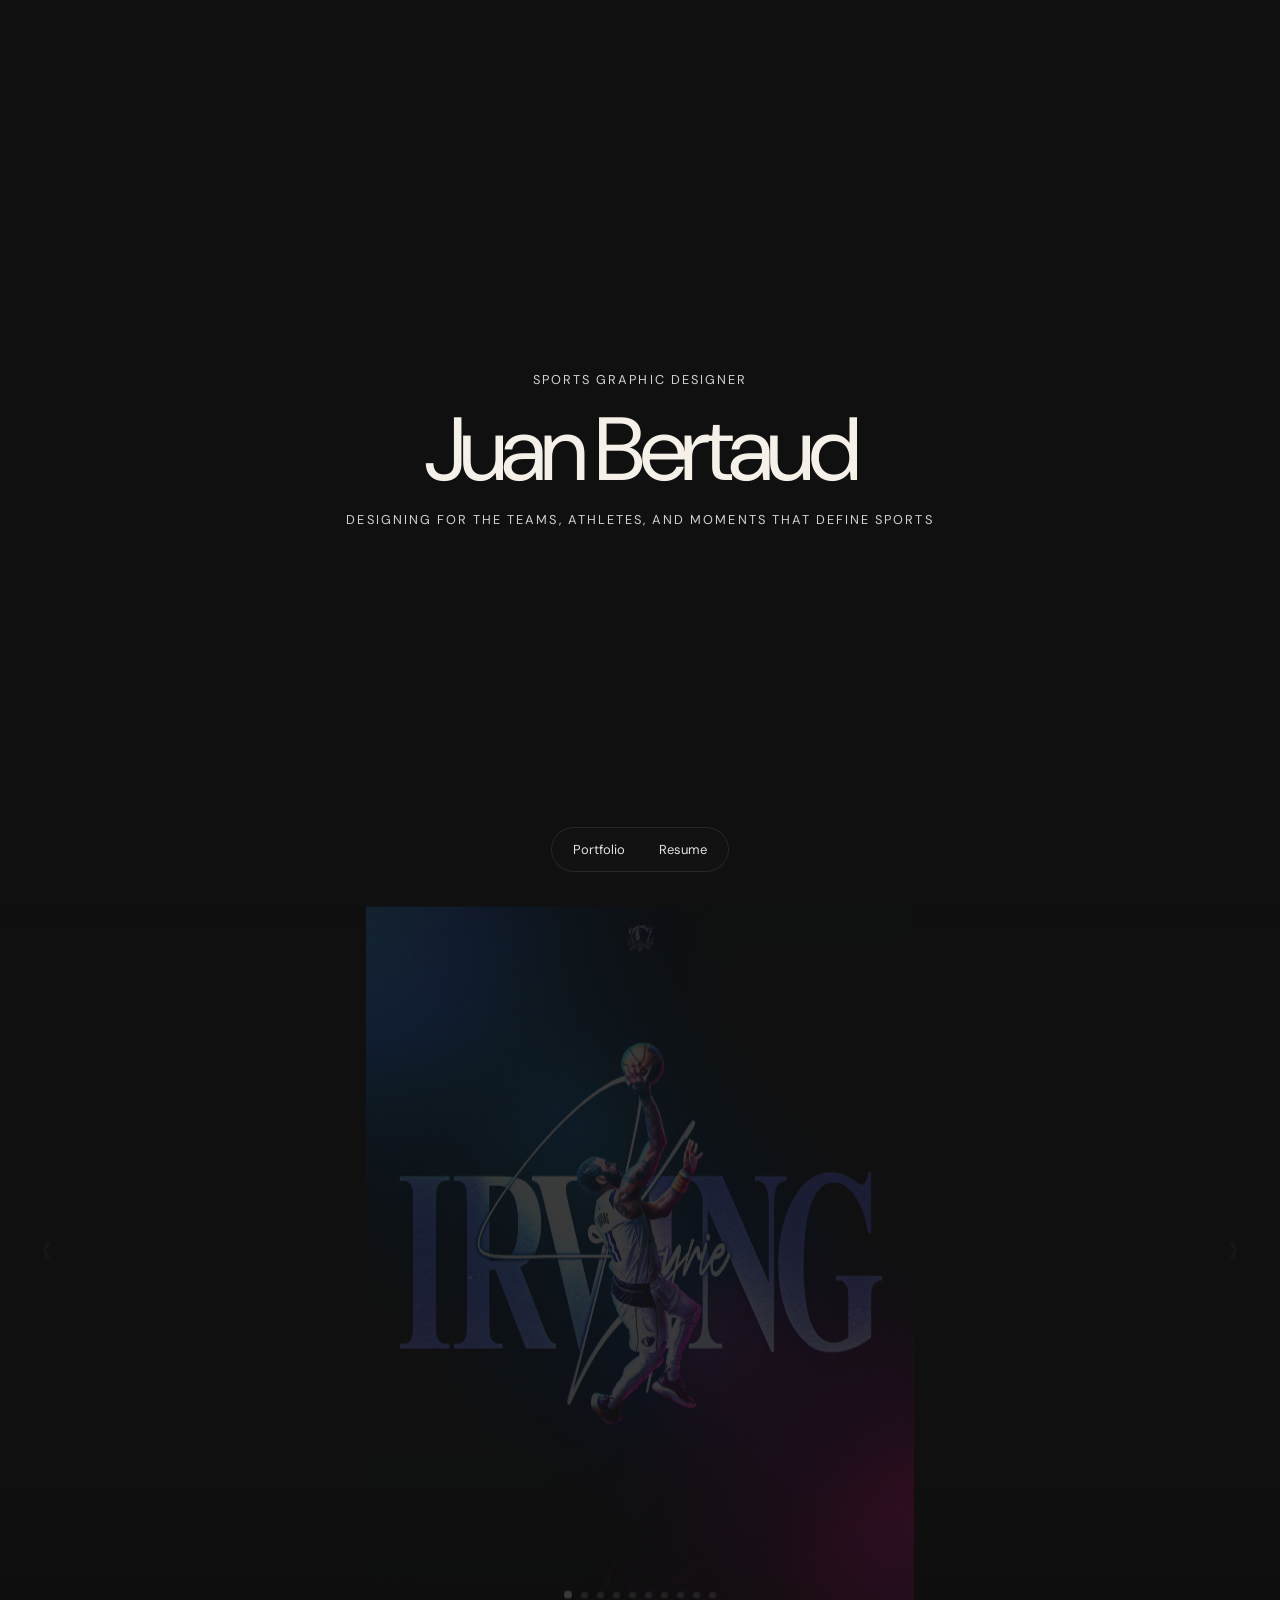
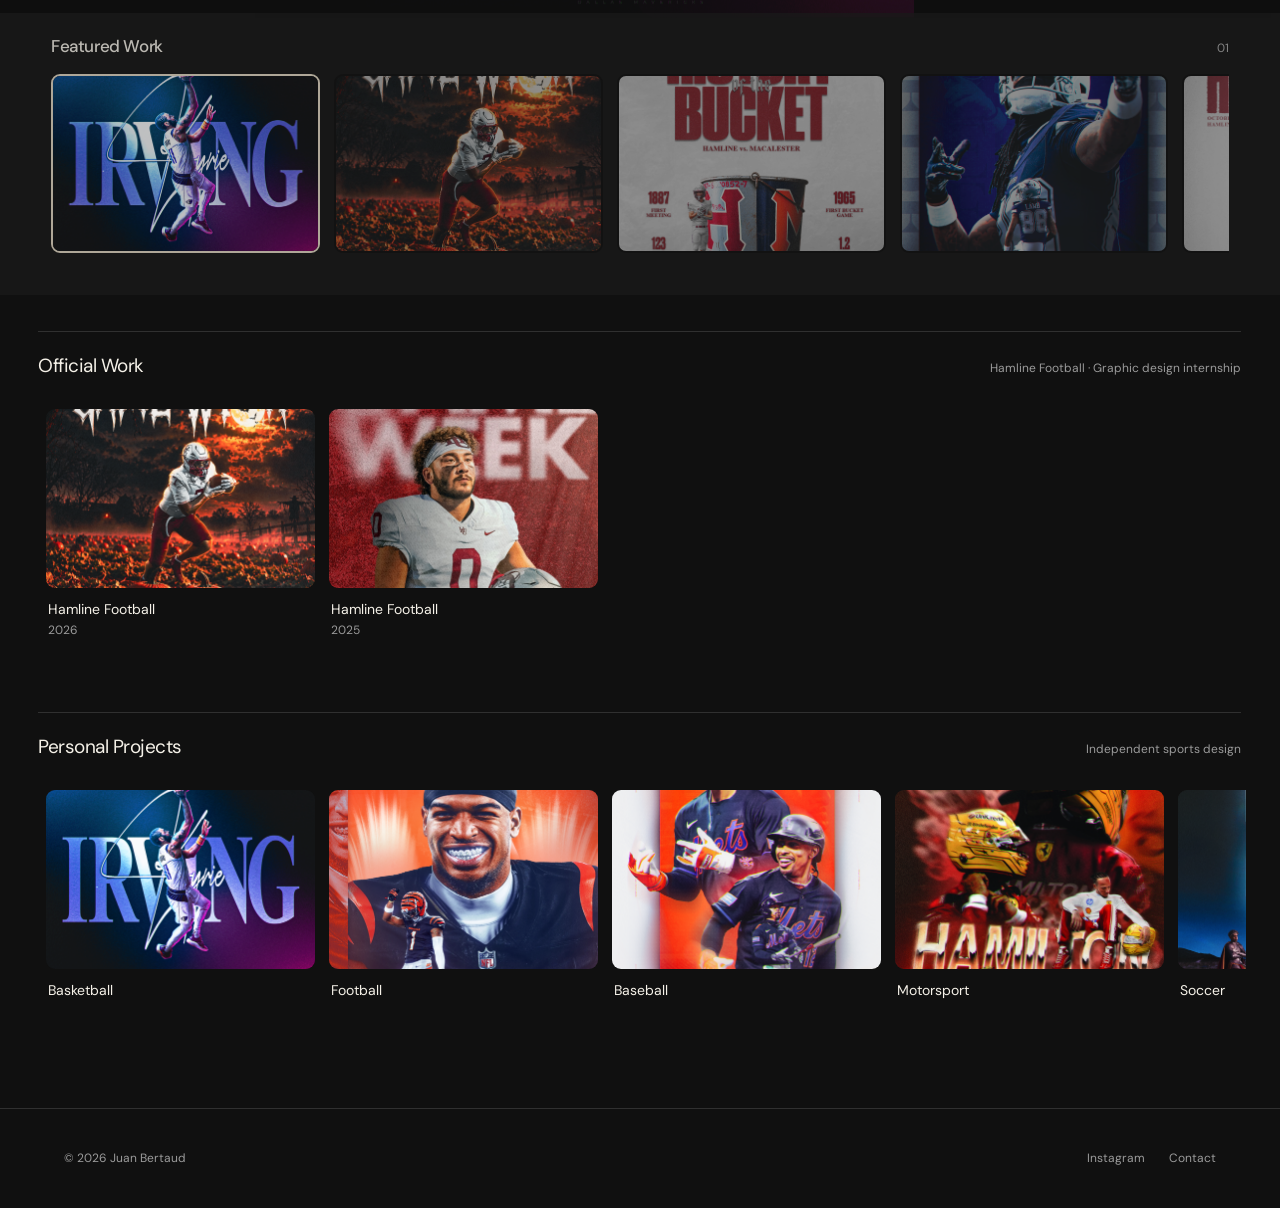
<file: index.html>
<!DOCTYPE html>
<html lang="en">
 <head>
  <meta charset="utf-8"/>
  <meta content="width=device-width,initial-scale=1" name="viewport"/>
  <meta content="#101010" name="theme-color"/>
  <link href="https://fonts.googleapis.com" rel="preconnect"/>
  <link crossorigin="" href="https://fonts.gstatic.com" rel="preconnect"/>
  <link href="https://fonts.googleapis.com/css2?family=DM+Sans:wght@300;400;500;600&amp;display=swap" rel="stylesheet"/>
  <link href="style.css" rel="stylesheet"/>
  <script defer="" src="script.js?v=641">
  </script>
  <script defer src="mobile-nav.js?v=641"></script>
  <title>Juan Bertaud | Sports Graphic Designer</title>
   <link rel="icon" type="image/svg+xml" href="favicon.svg?v=633"/>
 </head>
 <body class="portfolio-page">
  <header class="floating-header">
   <nav aria-label="Main navigation" class="nav-bubble">
    <a aria-label="Go to featured portfolio artwork" class="nav-portfolio" href="#featured-work">
     Portfolio
    </a>
    <a class="nav-about" href="about.html">
     Resume
    </a>
   </nav>
  </header>
  <main>
   <section aria-label="Introduction" class="intro-section">
    <p class="intro-kicker">
     SPORTS GRAPHIC DESIGNER
    </p>
    <h1>
     Juan Bertaud
    </h1>
    <p class="intro-copy">
     DESIGNING FOR THE TEAMS, ATHLETES, AND MOMENTS THAT DEFINE SPORTS
    </p>
   </section>
   <section aria-label="Featured sports design artwork" class="feature-section" id="featured-work">
    <div class="feature-viewport">
     <div class="feature-track">
      <div aria-hidden="false" class="feature-slide is-active" data-slide="0">
       <img alt="Final Decision LeBron" fetchpriority="high" loading="eager" src="assets/art/final-decision-lebron.jpg"/>
      </div>
      <div aria-hidden="true" class="feature-slide" data-slide="1">
       <img alt="Ja'Marr" fetchpriority="auto" loading="lazy" src="assets/art/jamarr-v6.png"/>
      </div>
      <div aria-hidden="true" class="feature-slide" data-slide="2">
       <img alt="Kyrie" fetchpriority="auto" loading="lazy" src="assets/art/kyrie-irving.png"/>
      </div>
      <div aria-hidden="true" class="feature-slide" data-slide="3">
       <img alt="CeeDee" fetchpriority="auto" loading="lazy" src="assets/art/ceedee-v6.png"/>
      </div>
      <div aria-hidden="true" class="feature-slide" data-slide="4">
       <img alt="Jordan Poster" fetchpriority="auto" loading="lazy" src="assets/art/jordan-poster.jpg"/>
      </div>
      <div aria-hidden="true" class="feature-slide" data-slide="5">
       <img alt="Halloween Gameweek 2026" fetchpriority="auto" loading="lazy" src="assets/art/halloween-gameweek-2026.png"/>
      </div>
      <div aria-hidden="true" class="feature-slide" data-slide="6">
       <img alt="Bucket History 2026" fetchpriority="auto" loading="lazy" src="assets/art/bucket-history-2026.jpg"/>
      </div>
      <div aria-hidden="true" class="feature-slide" data-slide="7">
       <img alt="Homecoming Gameweek 2026" fetchpriority="auto" loading="lazy" src="assets/art/homecoming-gameweek-2026.jpg"/>
      </div>
      <div aria-hidden="true" class="feature-slide" data-slide="8">
       <img alt="SJU Gameday 2026" fetchpriority="auto" loading="lazy" src="assets/art/sju-gameday-2026.jpg"/>
      </div>
      <div aria-hidden="true" class="feature-slide" data-slide="9">
       <img alt="Francisco Lindor" fetchpriority="auto" loading="lazy" src="assets/art/francisco-lindor.png"/>
      </div>
     </div>
     <button aria-label="Previous featured artwork" class="hero-arrow hero-prev" id="prev">
      ‹
     </button>
     <button aria-label="Next featured artwork" class="hero-arrow hero-next" id="next">
      ›
     </button>
     <div aria-label="Choose featured artwork" class="feature-dots">
      <button aria-current="true" aria-label="Show Final Decision LeBron" class="feature-dot active" data-dot="0">
      </button>
      <button aria-current="false" aria-label="Show Ja'Marr" class="feature-dot" data-dot="1">
      </button>
      <button aria-current="false" aria-label="Show Kyrie" class="feature-dot" data-dot="2">
      </button>
      <button aria-current="false" aria-label="Show CeeDee" class="feature-dot" data-dot="3">
      </button>
      <button aria-current="false" aria-label="Show Jordan Poster" class="feature-dot" data-dot="4">
      </button>
      <button aria-current="false" aria-label="Show Halloween Gameweek 2026" class="feature-dot" data-dot="5">
      </button>
      <button aria-current="false" aria-label="Show Bucket History 2026" class="feature-dot" data-dot="6">
      </button>
      <button aria-current="false" aria-label="Show Homecoming Gameweek 2026" class="feature-dot" data-dot="7">
      </button>
      <button aria-current="false" aria-label="Show SJU Gameday 2026" class="feature-dot" data-dot="8">
      </button>
      <button aria-current="false" aria-label="Show Francisco Lindor" class="feature-dot" data-dot="9">
      </button>
     </div>
    </div>
    <div class="featured-shelf">
     <div class="shelf-title">
      <h1>
       Featured Work
      </h1>
      <span id="slide-number">
       01
      </span>
     </div>
     <div class="featured-thumbnails">
      <button aria-label="View Final Decision LeBron" class="featured-thumb selected" data-feature="0">
       <img alt="" loading="lazy" src="assets/art/final-decision-lebron.jpg"/>
      </button>
      <button aria-label="View Ja'Marr" class="featured-thumb" data-feature="1">
       <img alt="" loading="lazy" src="assets/art/jamarr-v6.png"/>
      </button>
      <button aria-label="View Kyrie" class="featured-thumb" data-feature="2">
       <img alt="" loading="lazy" src="assets/art/kyrie-irving.png"/>
      </button>
      <button aria-label="View CeeDee" class="featured-thumb" data-feature="3">
       <img alt="" loading="lazy" src="assets/art/ceedee-v6.png"/>
      </button>
      <button aria-label="View Jordan Poster" class="featured-thumb" data-feature="4">
       <img alt="" loading="lazy" src="assets/art/jordan-poster.jpg"/>
      </button>
      <button aria-label="View Halloween Gameweek 2026" class="featured-thumb" data-feature="5">
       <img alt="" loading="lazy" src="assets/art/halloween-gameweek-2026.png"/>
      </button>
      <button aria-label="View Bucket History 2026" class="featured-thumb" data-feature="6">
       <img alt="" loading="lazy" src="assets/art/bucket-history-2026.jpg"/>
      </button>
      <button aria-label="View Homecoming Gameweek 2026" class="featured-thumb" data-feature="7">
       <img alt="" loading="lazy" src="assets/art/homecoming-gameweek-2026.jpg"/>
      </button>
      <button aria-label="View SJU Gameday 2026" class="featured-thumb" data-feature="8">
       <img alt="" loading="lazy" src="assets/art/sju-gameday-2026.jpg"/>
      </button>
      <button aria-label="View Francisco Lindor" class="featured-thumb" data-feature="9">
       <img alt="" loading="lazy" src="assets/art/francisco-lindor.png"/>
      </button>
     </div>
    </div>
   </section>
   <section class="collections" id="collections">
    <div class="section-line">
     <h2>
      Official Work
     </h2>
     <span class="section-detail">
      Hamline Football · Graphic design internship
     </span>
    </div>
    <div class="slider-shell">
     <button aria-label="Scroll prev through artwork" class="row-arrow row-arrow-prev" type="button">
      ‹
     </button>
     <div aria-label="Scroll horizontally through project categories" class="cards-grid horizontal-card-row" tabindex="0">
      <button aria-label="View Hamline Football 2026" class="project-card" data-open="client-2026">
       <span class="project-image">
        <img alt="" loading="lazy" src="assets/art/halloween-gameweek-2026.png"/>
       </span>
       <span class="project-info">
        <span>
         Hamline Football
         <small>
          2026
         </small>
        </span>
       </span>
      </button>
      <button aria-label="View Hamline Football 2025" class="project-card" data-open="client-2025">
       <span class="project-image">
        <img alt="" loading="lazy" src="assets/art/gustavus-gameweek-2025.jpg"/>
       </span>
       <span class="project-info">
        <span>
         Hamline Football
         <small>
          2025
         </small>
        </span>
       </span>
      </button>
     </div>
     <button aria-label="Scroll next through artwork" class="row-arrow row-arrow-next" type="button">
      ›
     </button>
    </div>
    <div class="section-line section-spaced">
     <h2>
      Personal Projects
     </h2>
     <span class="section-detail">
      Independent sports design
     </span>
    </div>
    <div class="slider-shell">
     <button aria-label="Scroll prev through artwork" class="row-arrow row-arrow-prev" type="button">
      ‹
     </button>
     <div aria-label="Scroll horizontally through project categories" class="cards-grid horizontal-card-row" tabindex="0">
      <button aria-label="View Basketball Personal projects" class="project-card" data-open="sport-basketball">
       <span class="project-image">
        <img alt="" loading="lazy" src="assets/art/kyrie-irving.png"/>
       </span>
       <span class="project-info">
        <span>
         Basketball
        </span>
       </span>
      </button>
      <button aria-label="View Football Personal projects" class="project-card" data-open="sport-football">
       <span class="project-image">
        <img alt="" loading="lazy" src="assets/art/jamarr-v6.png"/>
       </span>
       <span class="project-info">
        <span>
         Football
        </span>
       </span>
      </button>
      <button aria-label="View Baseball Personal projects" class="project-card" data-open="sport-baseball">
       <span class="project-image">
        <img alt="" loading="lazy" src="assets/art/francisco-lindor.png"/>
       </span>
       <span class="project-info">
        <span>
         Baseball
        </span>
       </span>
      </button>
      <button aria-label="View Motorsport Personal projects" class="project-card" data-open="sport-motorsport">
       <span class="project-image">
        <img alt="" loading="lazy" src="assets/art/hamilton-1-copy.jpg"/>
       </span>
       <span class="project-info">
        <span>
         Motorsport
        </span>
       </span>
      </button>
      <button aria-label="View Soccer Personal projects" class="project-card" data-open="sport-soccer">
       <span class="project-image">
        <img alt="" loading="lazy" src="assets/art/wc-final.jpg"/>
       </span>
       <span class="project-info">
        <span>
         Soccer
        </span>
       </span>
      </button>
     </div>
     <button aria-label="Scroll next through artwork" class="row-arrow row-arrow-next" type="button">
      ›
     </button>
    </div>
   </section>
   <section class="collection-view" hidden="" id="collection-view">
    <button class="back-button" id="back-to-collections">
     All Projects
    </button>
    <div class="collection-heading">
     <h2 id="collection-title">
     </h2>
     <p id="collection-subtitle">
     </p>
    </div>
    <div class="art-grid vertical-art-grid" id="art-grid">
    </div>
   </section>
  </main>
  <div aria-label="Artwork viewer" aria-modal="true" class="lightbox" hidden="" id="lightbox" role="dialog">
   <button aria-label="Close artwork" class="lightbox-close" id="lightbox-close">
    ×
   </button>
   <button aria-label="Previous artwork" class="lightbox-prev" id="lightbox-prev">
    <span class="sr-only">
     Previous artwork
    </span>
   </button>
   <img alt="Full artwork" id="lightbox-image"/>
   <button aria-label="Next artwork" class="lightbox-next" id="lightbox-next">
    <span class="sr-only">
     Next artwork
    </span>
   </button>
  </div>
  <footer class="footer">
   <span>
    © 2026 Juan Bertaud
   </span>
   <div>
    <a href="https://www.instagram.com/jb.designs___/" rel="noopener" target="_blank">
     Instagram
    </a>
    <a href="about.html">
     Contact
    </a>
   </div>
  </footer>
  <div aria-hidden="true" class="custom-cursor">
   <span>
    VIEW
   </span>
  </div>
 </body>
</html>
</file>
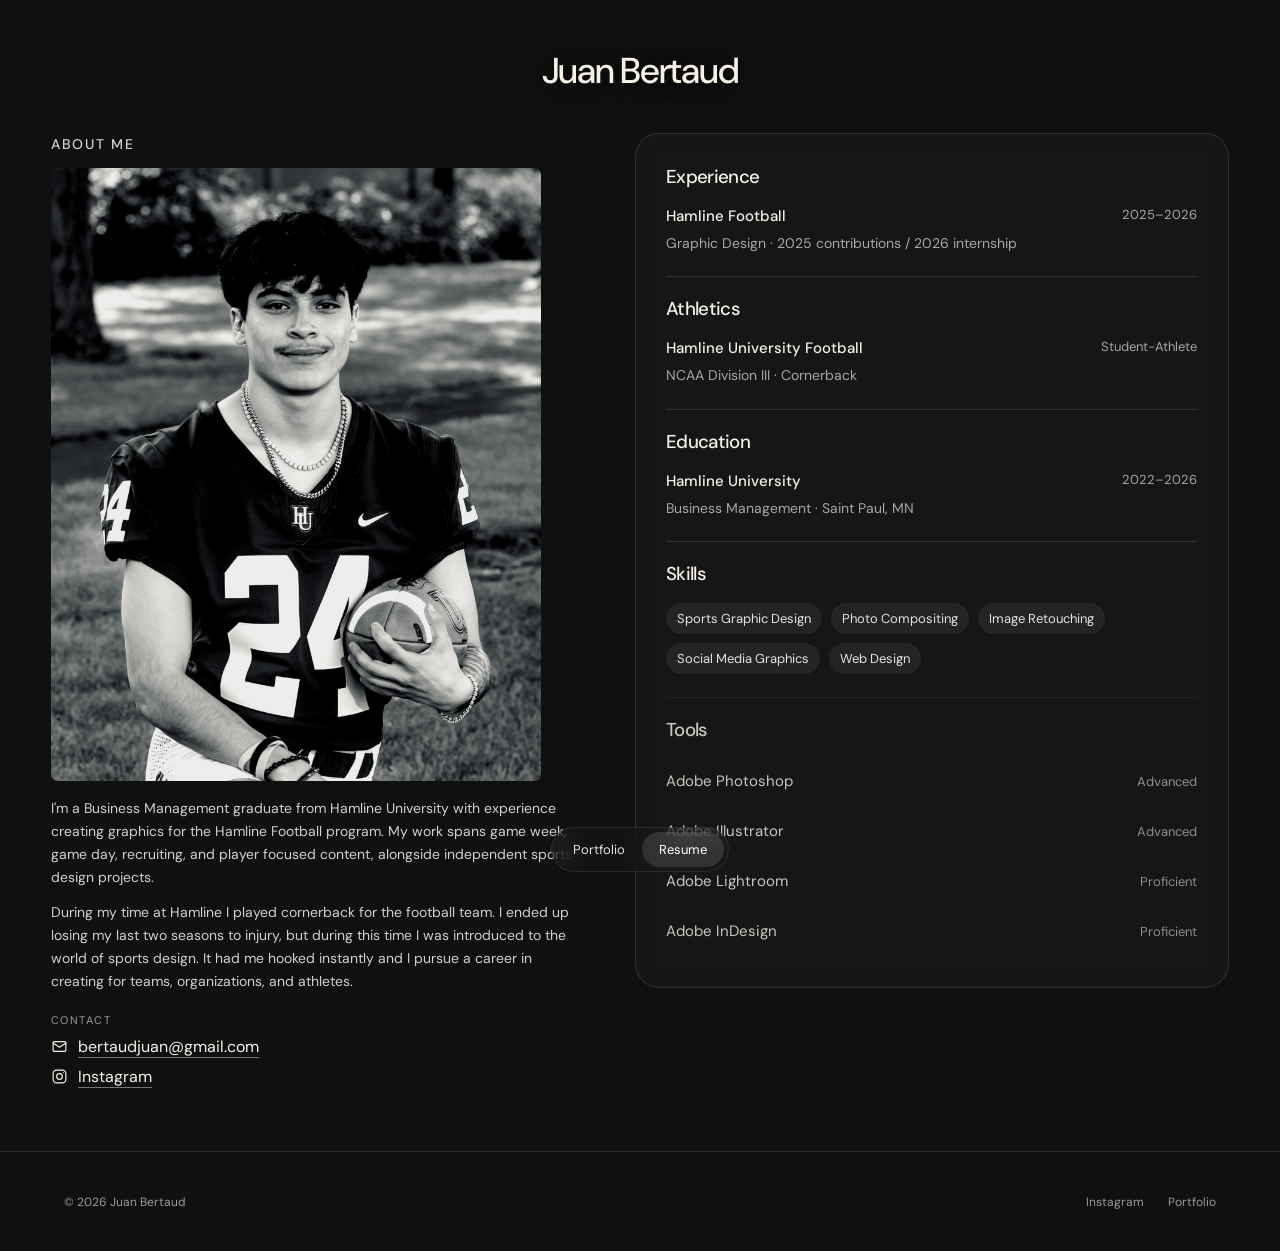
<file: about.html>
<!DOCTYPE html>
<html lang="en">
 <head>
  <meta charset="utf-8"/>
  <meta content="width=device-width,initial-scale=1" name="viewport"/>
  <meta content="#101010" name="theme-color"/>
  <link href="https://fonts.googleapis.com" rel="preconnect"/>
  <link crossorigin="" href="https://fonts.gstatic.com" rel="preconnect"/>
  <link href="https://fonts.googleapis.com/css2?family=DM+Sans:wght@300;400;500;600&amp;display=swap" rel="stylesheet"/>
  <link href="style.css" rel="stylesheet"/>
  <script defer="" src="script.js">
  </script>
  <script defer src="mobile-nav.js?v=641"></script>
  <title>Resume | Juan Bertaud</title>
   <link rel="icon" type="image/svg+xml" href="favicon.svg?v=633"/>
 </head>
 <body class="about-page">
  <header class="floating-header">
   <a class="floating-brand" href="index.html">
    Juan Bertaud
   </a>
   <nav aria-label="Main navigation" class="nav-bubble">
    <a class="nav-portfolio" href="index.html">
     Portfolio
    </a>
    <a class="nav-about" href="about.html">
     Resume
    </a>
   </nav>
  </header>
  <main class="about-layout about-editorial">
   <div class="about-editorial-grid">
    <div class="about-story">
     <p class="micro-heading about-me-label">
      ABOUT ME
     </p>
     <figure class="resume-portrait">
      <img alt="Juan Bertaud in his Hamline University football uniform" decoding="async" loading="eager" src="assets/portrait-juan-bertaud.jpg"/>
     </figure>
     <p>
      I'm a Business Management graduate from Hamline University with experience creating graphics for the Hamline Football program. My work spans game week, game day, recruiting, and player focused content, alongside independent sports design projects.
     </p>
     <p>
      During my time at Hamline I played cornerback for the football team. I ended up losing my last two seasons to injury, but during this time I was introduced to the world of sports design. It had me hooked instantly and I pursue a career in creating for teams, organizations, and athletes.
     </p>
     <div class="about-connect">
      <span class="micro-heading">
       CONTACT
      </span>
      <a class="contact-link" href="mailto:bertaudjuan@gmail.com">
       <svg aria-hidden="true" viewbox="0 0 24 24">
        <rect height="14" rx="2" width="18" x="3" y="5">
        </rect>
        <path d="m3 7 9 6 9-6">
        </path>
       </svg>
       <span>
        bertaudjuan@gmail.com
       </span>
      </a>
      <a class="contact-link" href="https://www.instagram.com/jb.designs___/" rel="noopener" target="_blank">
       <svg aria-hidden="true" viewbox="0 0 24 24">
        <rect height="18" rx="5" width="18" x="3" y="3">
        </rect>
        <circle cx="12" cy="12" r="4">
        </circle>
        <circle cx="17.5" cy="6.5" fill="currentColor" r=".8" stroke="none">
        </circle>
       </svg>
       <span>
        Instagram
       </span>
      </a>
     </div>
    </div>
    <div class="about-resume">
     <section class="resume-block">
      <h2>
       Experience
      </h2>
      <div class="resume-entry">
       <div>
        <h3>
         Hamline Football
        </h3>
        <p>
         Graphic Design · 2025 contributions / 2026 internship
        </p>
       </div>
       <span>
        2025–2026
       </span>
      </div>
     </section>
     <section class="resume-block athletic-block">
      <h2>
       Athletics
      </h2>
      <div class="resume-entry athlete-resume-entry">
       <div>
        <h3>
         Hamline University Football
        </h3>
        <p>
         NCAA Division III · Cornerback
        </p>
       </div>
       <span>
        Student-Athlete
       </span>
      </div>
     </section>
     <section class="resume-block">
      <h2>
       Education
      </h2>
      <div class="resume-entry">
       <div>
        <h3>
         Hamline University
        </h3>
        <p>
         Business Management · Saint Paul, MN
        </p>
       </div>
       <span>
        2022–2026
       </span>
      </div>
     </section>
     <section class="resume-block">
      <h2>
       Skills
      </h2>
      <div class="skill-tags">
       <span>
        Sports Graphic Design
       </span>
       <span>
        Photo Compositing
       </span>
       <span>
        Image Retouching
       </span>
       <span>
        Social Media Graphics
       </span>
       <span>
        Web Design
       </span>
      </div>
     </section>
     <section class="resume-block tools-block">
      <h2>
       Tools
      </h2>
      <div class="resume-entry tool-entry">
       <div>
        <h3>
         Adobe Photoshop
        </h3>
       </div>
       <span>
        Advanced
       </span>
      </div>
      <div class="resume-entry tool-entry">
       <div>
        <h3>
         Adobe Illustrator
        </h3>
       </div>
       <span>
        Advanced
       </span>
      </div>
      <div class="resume-entry tool-entry">
       <div>
        <h3>
         Adobe Lightroom
        </h3>
       </div>
       <span>
        Proficient
       </span>
      </div>
      <div class="resume-entry tool-entry">
       <div>
        <h3>
         Adobe InDesign
        </h3>
       </div>
       <span>
        Proficient
       </span>
      </div>
     </section>
    </div>
   </div>
  </main>
  <footer class="footer">
   <span>
    © 2026 Juan Bertaud
   </span>
   <div>
    <a href="https://www.instagram.com/jb.designs___/" rel="noopener" target="_blank">
     Instagram
    </a>
    <a href="index.html#featured-work">
     Portfolio
    </a>
   </div>
  </footer>
  <div aria-hidden="true" class="custom-cursor">
   <span>
   </span>
  </div>
 </body>
</html>
</file>
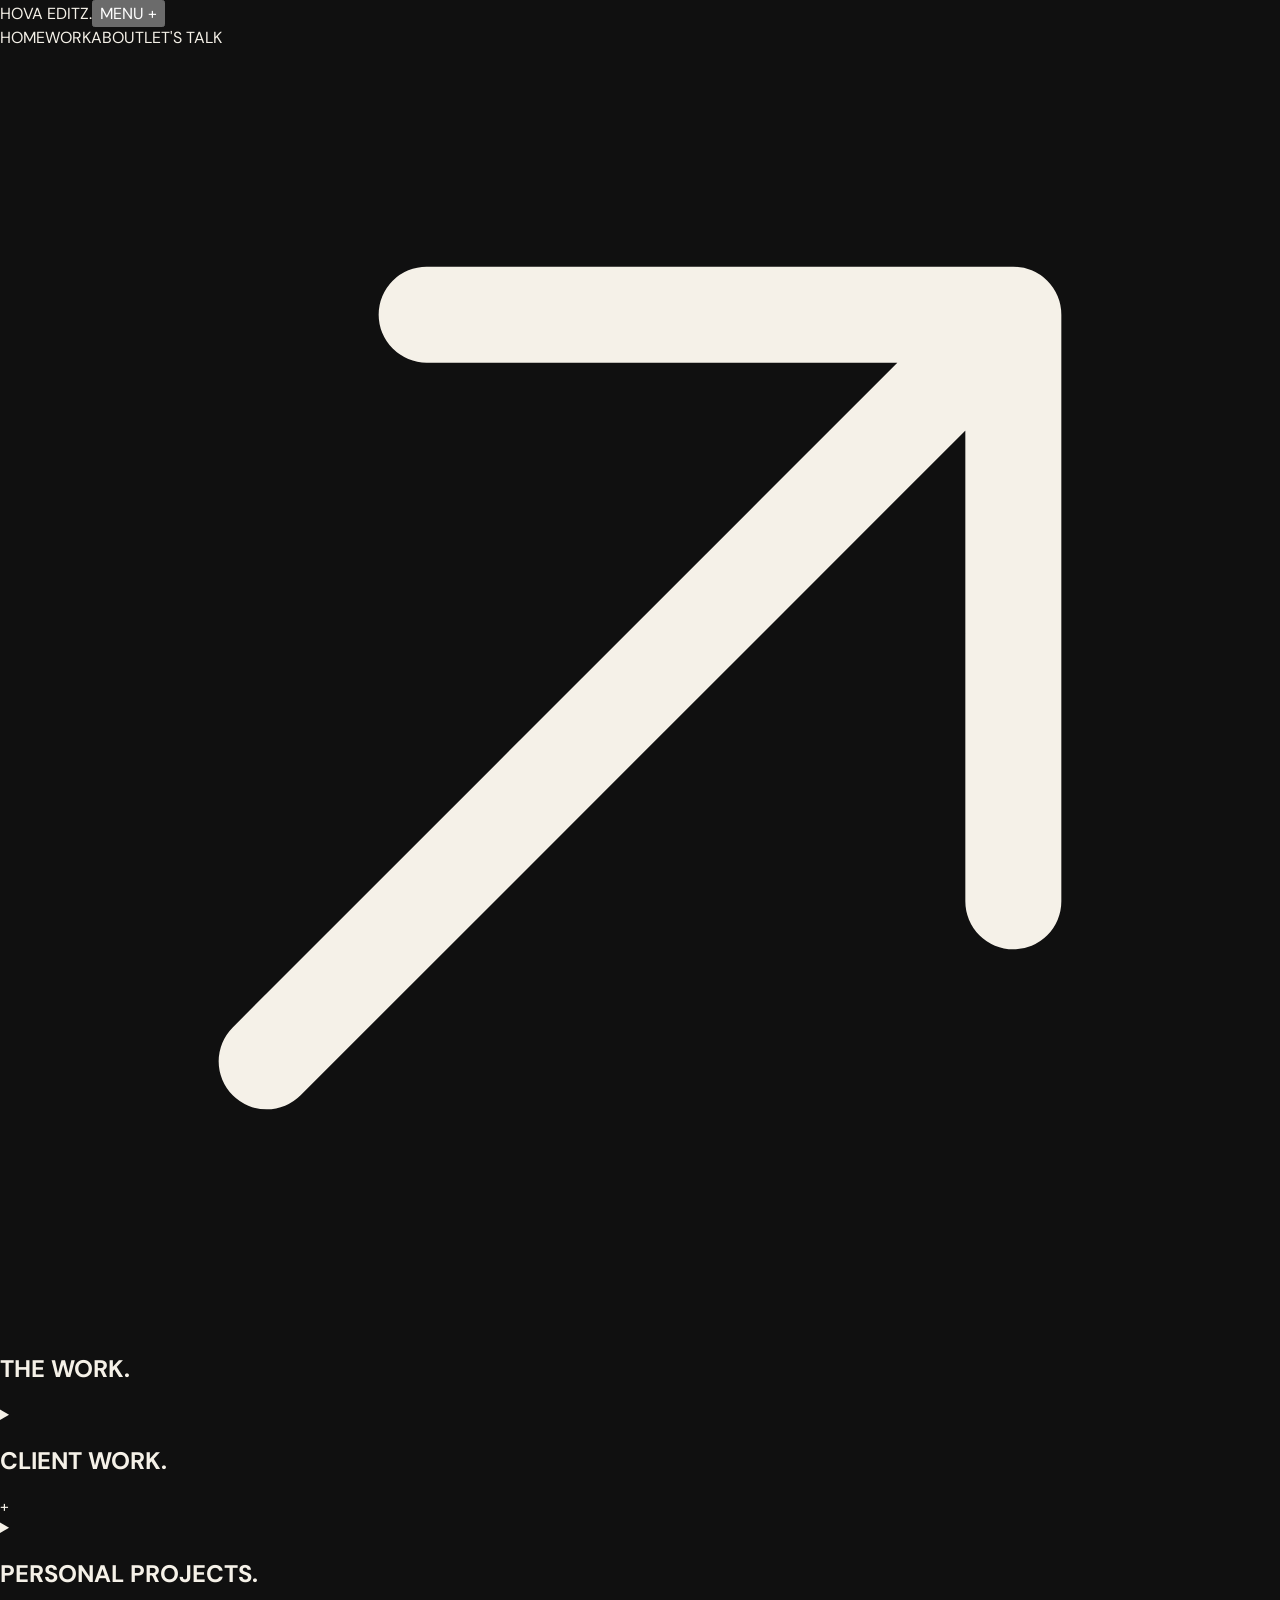
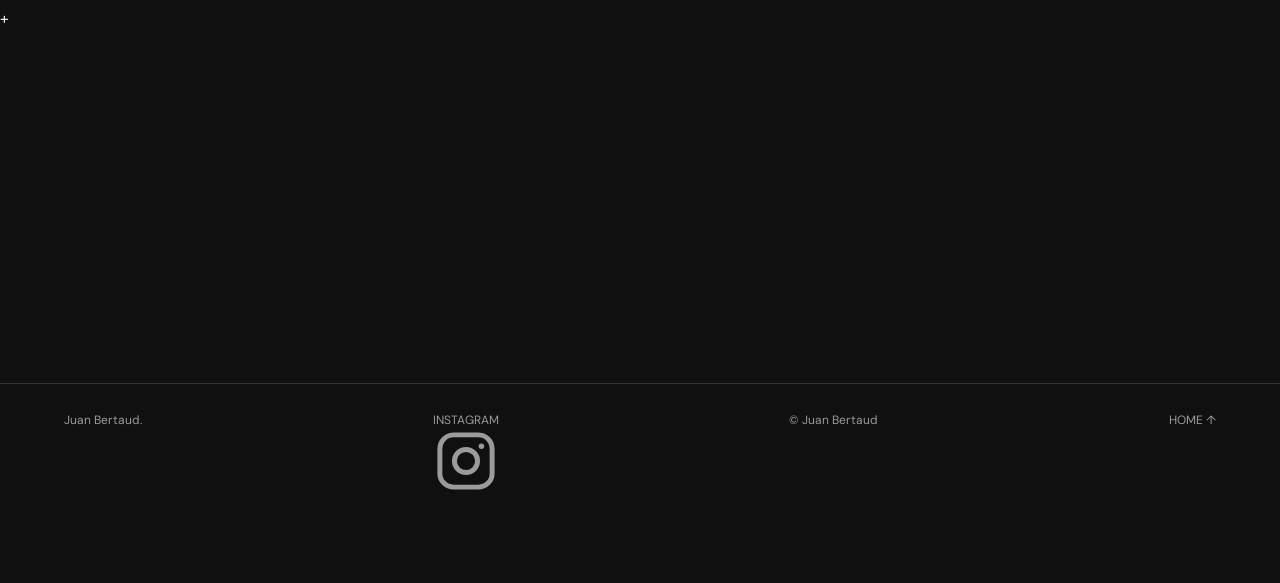
<file: work.html>
<!DOCTYPE html>

<html lang="en">

<head>
    <meta charset="utf-8" />
    <meta content="width=device-width,initial-scale=1" name="viewport" />
    <title>Work — HOVA EDITZ</title>
    <link href="https://fonts.googleapis.com" rel="preconnect" />
    <link crossorigin="" href="https://fonts.gstatic.com" rel="preconnect" />
    <link
        href="https://fonts.googleapis.com/css2?family=DM+Sans:wght@400;500;600;700&amp;family=Jost:wght@500;600;700;800;900&amp;display=swap"
        rel="stylesheet" />
    <link href="style.css" rel="stylesheet" />
    <script defer="" src="script.js"></script>
</head>

<body>
    <header class="header"><a class="brand" href="index.html">HOVA EDITZ<span class="dot">.</span></a><button
            aria-controls="nav" aria-expanded="false" class="menu-button">MENU +</button>
        <nav class="nav" id="nav"><a href="index.html">HOME</a><a aria-current="page" href="work.html">WORK</a><a
                href="about.html">ABOUT</a><a class="nav-cta" href="index.html#contact">LET'S TALK <span><svg
                        aria-hidden="true" class="arrow-icon" fill="none" stroke="currentColor" stroke-linecap="round"
                        stroke-linejoin="round" stroke-width="1.8" viewbox="0 0 24 24">
                        <path d="M5 19 19 5M8 5h11v11"></path>
                    </svg></span></a></nav>
    </header>
    <main class="work-main" id="main-content">
        <section class="work-intro">
            <div class="work-intro-grid">
                <h1>THE WORK<span class="dot">.</span></h1>
            </div>
        </section>
        <div id="work-overview">
            <section class="work-group" id="client-work">
                <details class="work-accordion">
                    <summary class="work-accordion-toggle">
                        <h2>CLIENT WORK<span class="dot">.</span></h2><span aria-hidden="true"
                            class="work-accordion-indicator">+</span>
                    </summary>
                    <div class="work-accordion-panel">
                        <div class="work-cover-grid"><button aria-label="View HAMLINE FOOTBALL 2026 SEASON collection"
                                class="work-cover" data-collection="client-2026" type="button"><span
                                    class="work-cover-image"><img alt="" loading="lazy" src="assets/art/hammer week.png"
                                        style="object-position:52% 25%" /><span class="work-cover-hint">VIEW COLLECTION
                                        <svg aria-hidden="true" viewbox="0 0 24 24">
                                            <path d="M5 19 19 5M8 5h11v11"></path>
                                        </svg></span></span><span class="work-cover-caption"><span><strong>HAMLINE
                                            FOOTBALL</strong></span><svg aria-hidden="true" viewbox="0 0 24 24">
                                        <path d="M5 19 19 5M8 5h11v11"></path>
                                    </svg></span></button><button
                                aria-label="View HAMLINE FOOTBALL 2025 SEASON collection" class="work-cover"
                                data-collection="client-2025" type="button"><span class="work-cover-image"><img alt=""
                                        loading="lazy" src="assets/art/augsburg-gameday-2025.jpg"
                                        style="object-position:50% 33%" /><span class="work-cover-hint">VIEW COLLECTION
                                        <svg aria-hidden="true" viewbox="0 0 24 24">
                                            <path d="M5 19 19 5M8 5h11v11"></path>
                                        </svg></span></span><span class="work-cover-caption"><span><strong>HAMLINE
                                            FOOTBALL</strong></span><svg aria-hidden="true" viewbox="0 0 24 24">
                                        <path d="M5 19 19 5M8 5h11v11"></path>
                                    </svg></span></button></div>
                    </div>
                </details>
            </section>
            <section class="work-group work-group-personal" id="personal-projects">
                <details class="work-accordion">
                    <summary class="work-accordion-toggle">
                        <h2>PERSONAL PROJECTS<span class="dot">.</span></h2><span aria-hidden="true"
                            class="work-accordion-indicator">+</span>
                    </summary>
                    <div class="work-accordion-panel">
                        <div class="work-cover-grid"><button aria-label="View BASKETBALL PERSONAL PROJECTS collection"
                                class="work-cover" data-collection="sport-basketball" type="button"><span
                                    class="work-cover-image"><img alt="" loading="lazy"
                                        src="assets/art/kyrie-irving.png" style="object-position:50% 32%" /><span
                                        class="work-cover-hint">VIEW COLLECTION <svg aria-hidden="true"
                                            viewbox="0 0 24 24">
                                            <path d="M5 19 19 5M8 5h11v11"></path>
                                        </svg></span></span><span
                                    class="work-cover-caption"><span><strong>BASKETBALL</strong></span><svg
                                        aria-hidden="true" viewbox="0 0 24 24">
                                        <path d="M5 19 19 5M8 5h11v11"></path>
                                    </svg></span></button><button
                                aria-label="View FOOTBALL PERSONAL PROJECTS collection" class="work-cover"
                                data-collection="sport-football" type="button"><span class="work-cover-image"><img
                                        alt="" loading="lazy" src="assets/art/ps2.jpg"
                                        style="object-position:50% 32%" /><span class="work-cover-hint">VIEW COLLECTION
                                        <svg aria-hidden="true" viewbox="0 0 24 24">
                                            <path d="M5 19 19 5M8 5h11v11"></path>
                                        </svg></span></span><span
                                    class="work-cover-caption"><span><strong>FOOTBALL</strong></span><svg
                                        aria-hidden="true" viewbox="0 0 24 24">
                                        <path d="M5 19 19 5M8 5h11v11"></path>
                                    </svg></span></button><button
                                aria-label="View BASEBALL PERSONAL PROJECTS collection" class="work-cover"
                                data-collection="sport-baseball" type="button"><span class="work-cover-image"><img
                                        alt="" loading="lazy" src="assets/art/shohei-ohtani.jpg"
                                        style="object-position:50% 32%" /><span class="work-cover-hint">VIEW COLLECTION
                                        <svg aria-hidden="true" viewbox="0 0 24 24">
                                            <path d="M5 19 19 5M8 5h11v11"></path>
                                        </svg></span></span><span
                                    class="work-cover-caption"><span><strong>BASEBALL</strong></span><svg
                                        aria-hidden="true" viewbox="0 0 24 24">
                                        <path d="M5 19 19 5M8 5h11v11"></path>
                                    </svg></span></button><button
                                aria-label="View MOTORSPORT PERSONAL PROJECTS collection" class="work-cover"
                                data-collection="sport-motorsport" type="button"><span class="work-cover-image"><img
                                        alt="" loading="lazy" src="assets/art/hamilton-1-copy.jpg"
                                        style="object-position:50% 32%" /><span class="work-cover-hint">VIEW COLLECTION
                                        <svg aria-hidden="true" viewbox="0 0 24 24">
                                            <path d="M5 19 19 5M8 5h11v11"></path>
                                        </svg></span></span><span
                                    class="work-cover-caption"><span><strong>MOTORSPORT</strong></span><svg
                                        aria-hidden="true" viewbox="0 0 24 24">
                                        <path d="M5 19 19 5M8 5h11v11"></path>
                                    </svg></span></button><button aria-label="View SOCCER PERSONAL PROJECTS collection"
                                class="work-cover" data-collection="sport-soccer" type="button"><span
                                    class="work-cover-image"><img alt="" loading="lazy" src="assets/art/wc-final.jpg"
                                        style="object-position:50% 32%" /><span class="work-cover-hint">VIEW COLLECTION
                                        <svg aria-hidden="true" viewbox="0 0 24 24">
                                            <path d="M5 19 19 5M8 5h11v11"></path>
                                        </svg></span></span><span
                                    class="work-cover-caption"><span><strong>SOCCER</strong></span><svg
                                        aria-hidden="true" viewbox="0 0 24 24">
                                        <path d="M5 19 19 5M8 5h11v11"></path>
                                    </svg></span></button></div>
                    </div>
                </details>
            </section>
        </div>
        <div hidden="" id="work-detail">
            <section class="work-collection" hidden="" id="client-2026">
                <div class="work-collection-top"><button aria-label="Back to collections" class="work-back"
                        type="button">← ALL COLLECTIONS</button></div>
                <div class="work-collection-heading">
                    <div>
                        <h2>HAMLINE FOOTBALL<span class="dot">.</span></h2>
                    </div>
                </div>
                <div class="work-art-grid"><button aria-label="View new visit copy" class="gallery-art"
                        data-full="assets/art/new-visit-copy.jpg" data-name="new visit copy" type="button"><img
                            alt="new visit copy" loading="lazy" src="assets/art/new-visit-copy.jpg" /></button><button
                        aria-label="View Concordia Gameday 2026" class="gallery-art"
                        data-full="assets/art/concordia-gameday-2026.jpg" data-name="Concordia Gameday 2026"
                        type="button"><img alt="Concordia Gameday 2026" loading="lazy"
                            src="assets/art/concordia-gameday-2026.jpg" /></button><button
                        aria-label="View Captain Spotlight 2026" class="gallery-art"
                        data-full="assets/art/captain-spotlight-2026.jpg" data-name="Captain Spotlight 2026"
                        type="button"><img alt="Captain Spotlight 2026" loading="lazy"
                            src="assets/art/captain-spotlight-2026.jpg" /></button><button
                        aria-label="View Halloween Gameweek 2026" class="gallery-art"
                        data-full="assets/art/halloween-gameweek-2026.png" data-name="Halloween Gameweek 2026"
                        type="button"><img alt="Halloween Gameweek 2026" loading="lazy"
                            src="assets/art/halloween-gameweek-2026.png" /></button><button
                        aria-label="View SJU Gameday 2026" class="gallery-art"
                        data-full="assets/art/sju-gameday-2026.jpg" data-name="SJU Gameday 2026" type="button"><img
                            alt="SJU Gameday 2026" loading="lazy"
                            src="assets/art/sju-gameday-2026.jpg" /></button><button aria-label="View Good Luck 2026"
                        class="gallery-art" data-full="assets/art/good-luck-2026.jpg" data-name="Good Luck 2026"
                        type="button"><img alt="Good Luck 2026" loading="lazy"
                            src="assets/art/good-luck-2026.jpg" /></button><button
                        aria-label="View bethel gameday graphic copy" class="gallery-art"
                        data-full="assets/art/bethel-gameday-graphic-copy.jpg" data-name="bethel gameday graphic copy"
                        type="button"><img alt="bethel gameday graphic copy" loading="lazy"
                            src="assets/art/bethel-gameday-graphic-copy.jpg" /></button><button
                        aria-label="View Bucket History 2026" class="gallery-art"
                        data-full="assets/art/bucket-history-2026.jpg" data-name="Bucket History 2026"
                        type="button"><img alt="Bucket History 2026" loading="lazy"
                            src="assets/art/bucket-history-2026.jpg" /></button><button
                        aria-label="View bethel gameweek copy" class="gallery-art"
                        data-full="assets/art/bethel-gameweek-copy.jpg" data-name="bethel gameweek copy"
                        type="button"><img alt="bethel gameweek copy" loading="lazy"
                            src="assets/art/bethel-gameweek-copy.jpg" /></button><button
                        aria-label="View homecoming gameweek 2026" class="gallery-art"
                        data-full="assets/art/homecoming-gameweek-2026.jpg" data-name="homecoming gameweek 2026"
                        type="button"><img alt="homecoming gameweek 2026" loading="lazy"
                            src="assets/art/homecoming-gameweek-2026.jpg" /></button><button
                        aria-label="View Crown Gameweek 2026" class="gallery-art"
                        data-full="assets/art/crown-gameweek-2026.jpg" data-name="Crown Gameweek 2026"
                        type="button"><img alt="Crown Gameweek 2026" loading="lazy"
                            src="assets/art/crown-gameweek-2026.jpg" /></button><button
                        aria-label="View Olaf Gameweek 2026" class="gallery-art"
                        data-full="assets/art/olaf-gameweek-2026.png" data-name="Olaf Gameweek 2026" type="button"><img
                            alt="Olaf Gameweek 2026" loading="lazy"
                            src="assets/art/olaf-gameweek-2026.png" /></button><button
                        aria-label="View Crown Gameday 2026" class="gallery-art"
                        data-full="assets/art/crown-gameday-2026.jpg" data-name="Crown Gameday 2026" type="button"><img
                            alt="Crown Gameday 2026" loading="lazy"
                            src="assets/art/crown-gameday-2026.jpg" /></button><button
                        aria-label="View bethel gameday copy" class="gallery-art"
                        data-full="assets/art/bethel-gameday-copy.jpg" data-name="bethel gameday copy"
                        type="button"><img alt="bethel gameday copy" loading="lazy"
                            src="assets/art/bethel-gameday-copy.jpg" /></button><button
                        aria-label="View Carleton Gameday 2026" class="gallery-art"
                        data-full="assets/art/carleton-gameday-2026.png" data-name="Carleton Gameday 2026"
                        type="button"><img alt="Carleton Gameday 2026" loading="lazy"
                            src="assets/art/carleton-gameday-2026.png" /></button><button
                        aria-label="View winter visit copy" class="gallery-art"
                        data-full="assets/art/winter-visit-copy.jpg" data-name="winter visit copy" type="button"><img
                            alt="winter visit copy" loading="lazy"
                            src="assets/art/winter-visit-copy.jpg" /></button><button
                        aria-label="View Concordia Gameweek 2026" class="gallery-art"
                        data-full="assets/art/concordia-gameweek-2026.jpg" data-name="Concordia Gameweek 2026"
                        type="button"><img alt="Concordia Gameweek 2026" loading="lazy"
                            src="assets/art/concordia-gameweek-2026.jpg" /></button><button
                        aria-label="View halloween gameday 2026" class="gallery-art"
                        data-full="assets/art/halloween-gameday-2026.jpg" data-name="halloween gameday 2026"
                        type="button"><img alt="halloween gameday 2026" loading="lazy"
                            src="assets/art/halloween-gameday-2026.jpg" /></button><button
                        aria-label="View Carleton Gameweek 2026" class="gallery-art"
                        data-full="assets/art/carleton-gameweek-2026.jpg" data-name="Carleton Gameweek 2026"
                        type="button"><img alt="Carleton Gameweek 2026" loading="lazy"
                            src="assets/art/carleton-gameweek-2026.jpg" /></button><button
                        aria-label="View SJU Gameweek 2026" class="gallery-art"
                        data-full="assets/art/sju-gameweek-2026.jpg" data-name="SJU Gameweek 2026" type="button"><img
                            alt="SJU Gameweek 2026" loading="lazy"
                            src="assets/art/sju-gameweek-2026.jpg" /></button><button
                        aria-label="View Committed Graphic 2026" class="gallery-art"
                        data-full="assets/art/committed-graphic-2026.jpg" data-name="Committed Graphic 2026"
                        type="button"><img alt="Committed Graphic 2026" loading="lazy"
                            src="assets/art/committed-graphic-2026.jpg" /></button><button
                        aria-label="View homecoming gameday 2026" class="gallery-art"
                        data-full="assets/art/homecoming-gameday-2026.jpg" data-name="homecoming gameday 2026"
                        type="button"><img alt="homecoming gameday 2026" loading="lazy"
                            src="assets/art/homecoming-gameday-2026.jpg" /></button><button
                        aria-label="View Gustavus Gameweek 2026" class="gallery-art"
                        data-full="assets/art/gustavus-gameweek-2026.png" data-name="Gustavus Gameweek 2026"
                        type="button"><img alt="Gustavus Gameweek 2026" loading="lazy"
                            src="assets/art/gustavus-gameweek-2026.png" /></button><button
                        aria-label="View gustavus gameday 2026" class="gallery-art"
                        data-full="assets/art/gustavus-gameday-2026.png" data-name="gustavus gameday 2026"
                        type="button"><img alt="gustavus gameday 2026" loading="lazy"
                            src="assets/art/gustavus-gameday-2026.png" /></button><button
                        aria-label="View Hammer Week 2026" class="gallery-art" data-full="assets/art/hammer week.png"
                        data-name="Hammer Week 2026" type="button"><img alt="Hammer Week 2026" loading="lazy"
                            src="assets/art/hammer week.png" /></button><button aria-label="View St. Olaf Gameday 2026"
                        class="gallery-art" data-full="assets/art/st olaf gameday 2026.png"
                        data-name="St. Olaf Gameday 2026" type="button"><img alt="St. Olaf Gameday 2026" loading="lazy"
                            src="assets/art/st olaf gameday 2026.png" /></button></div>
            </section>
            <section class="work-collection" hidden="" id="client-2025">
                <div class="work-collection-top"><button aria-label="Back to collections" class="work-back"
                        type="button">← ALL COLLECTIONS</button></div>
                <div class="work-collection-heading">
                    <div>
                        <h2>HAMLINE FOOTBALL<span class="dot">.</span></h2>
                    </div>
                </div>
                <div class="work-art-grid"><button aria-label="View Augsburg Gameday 2025" class="gallery-art"
                        data-full="assets/art/augsburg-gameday-2025.jpg" data-name="Augsburg Gameday 2025"
                        type="button"><img alt="Augsburg Gameday 2025" loading="lazy"
                            src="assets/art/augsburg-gameday-2025.jpg" /></button><button
                        aria-label="View Halloween Gameweek 2025" class="gallery-art"
                        data-full="assets/art/halloween-gameweek-2025.jpg" data-name="Halloween Gameweek 2025"
                        type="button"><img alt="Halloween Gameweek 2025" loading="lazy"
                            src="assets/art/halloween-gameweek-2025.jpg" /></button><button
                        aria-label="View Carleton Gameday 2025" class="gallery-art"
                        data-full="assets/art/carleton-gameday-2025.jpg" data-name="Carleton Gameday 2025"
                        type="button"><img alt="Carleton Gameday 2025" loading="lazy"
                            src="assets/art/carleton-gameday-2025.jpg" /></button><button
                        aria-label="View Augsburg Gameweek 2025" class="gallery-art"
                        data-full="assets/art/augsburg-gameweek-2025.jpg" data-name="Augsburg Gameweek 2025"
                        type="button"><img alt="Augsburg Gameweek 2025" loading="lazy"
                            src="assets/art/augsburg-gameweek-2025.jpg" /></button><button
                        aria-label="View Halloween Gameday 2025" class="gallery-art"
                        data-full="assets/art/halloween-gameday-2025.jpg" data-name="Halloween Gameday 2025"
                        type="button"><img alt="Halloween Gameday 2025" loading="lazy"
                            src="assets/art/halloween-gameday-2025.jpg" /></button><button
                        aria-label="View Carleton Gameweek 2025" class="gallery-art"
                        data-full="assets/art/carleton-gameweek-2025.jpg" data-name="Carleton Gameweek 2025"
                        type="button"><img alt="Carleton Gameweek 2025" loading="lazy"
                            src="assets/art/carleton-gameweek-2025.jpg" /></button><button
                        aria-label="View Olaf Gameday 2025" class="gallery-art"
                        data-full="assets/art/olaf-gameday-2025.jpg" data-name="Olaf Gameday 2025" type="button"><img
                            alt="Olaf Gameday 2025" loading="lazy"
                            src="assets/art/olaf-gameday-2025.jpg" /></button><button
                        aria-label="View gustavus gameday 2025" class="gallery-art"
                        data-full="assets/art/gustavus-gameday-2025.jpg" data-name="gustavus gameday 2025"
                        type="button"><img alt="gustavus gameday 2025" loading="lazy"
                            src="assets/art/gustavus-gameday-2025.jpg" /></button></div>
            </section>
            <section class="work-collection" hidden="" id="sport-basketball">
                <div class="work-collection-top"><button aria-label="Back to collections" class="work-back"
                        type="button">← ALL COLLECTIONS</button></div>
                <div class="work-collection-heading">
                    <div>
                        <h2>BASKETBALL<span class="dot">.</span></h2>
                    </div>
                </div>
                <div class="work-art-grid"><button aria-label="View Kyrie Irving" class="gallery-art"
                        data-full="assets/art/kyrie-irving.png" data-name="Kyrie Irving" type="button"><img
                            alt="Kyrie Irving" loading="lazy" src="assets/art/kyrie-irving.png" /></button><button
                        aria-label="View brunson copy 2" class="gallery-art" data-full="assets/art/brunson-copy-2.jpg"
                        data-name="brunson copy 2" type="button"><img alt="brunson copy 2" loading="lazy"
                            src="assets/art/brunson-copy-2.jpg" /></button><button
                        aria-label="View Final Decision Lebron" class="gallery-art"
                        data-full="assets/art/final-decision-lebron.jpg" data-name="Final Decision Lebron"
                        type="button"><img alt="Final Decision Lebron" loading="lazy"
                            src="assets/art/final-decision-lebron.jpg" /></button><button aria-label="View Kobe Bryant"
                        class="gallery-art" data-full="assets/art/kobe-bryant.jpg" data-name="Kobe Bryant"
                        type="button"><img alt="Kobe Bryant" loading="lazy"
                            src="assets/art/kobe-bryant.jpg" /></button><button aria-label="View Jordan Poster"
                        class="gallery-art" data-full="assets/art/jordan-poster.jpg" data-name="Jordan Poster"
                        type="button"><img alt="Jordan Poster" loading="lazy"
                            src="assets/art/jordan-poster.jpg" /></button><button aria-label="View Allen Iverson"
                        class="gallery-art" data-full="assets/art/allen-iverson.jpg" data-name="Allen Iverson"
                        type="button"><img alt="Allen Iverson" loading="lazy"
                            src="assets/art/allen-iverson.jpg" /></button></div>
            </section>
            <section class="work-collection" hidden="" id="sport-football">
                <div class="work-collection-top"><button aria-label="Back to collections" class="work-back"
                        type="button">← ALL COLLECTIONS</button></div>
                <div class="work-collection-heading">
                    <div>
                        <h2>FOOTBALL<span class="dot">.</span></h2>
                    </div>
                </div>
                <div class="work-art-grid"><button aria-label="View PS2" class="gallery-art"
                        data-full="assets/art/ps2.jpg" data-name="PS2" type="button"><img alt="PS2" loading="lazy"
                            src="assets/art/ps2.jpg" /></button><button aria-label="View Jeremiah Smith"
                        class="gallery-art" data-full="assets/art/jeremiah-smith.jpg" data-name="Jeremiah Smith"
                        type="button"><img alt="Jeremiah Smith" loading="lazy"
                            src="assets/art/jeremiah-smith.jpg" /></button><button aria-label="View Lamar Jackson"
                        class="gallery-art" data-full="assets/art/lamar-jackson.jpg" data-name="Lamar Jackson"
                        type="button"><img alt="Lamar Jackson" loading="lazy"
                            src="assets/art/lamar-jackson.jpg" /></button><button aria-label="View JSN"
                        class="gallery-art" data-full="assets/art/jsn.jpg" data-name="JSN" type="button"><img alt="JSN"
                            loading="lazy" src="assets/art/jsn.jpg" /></button></div>
            </section>
            <section class="work-collection" hidden="" id="sport-baseball">
                <div class="work-collection-top"><button aria-label="Back to collections" class="work-back"
                        type="button">← ALL COLLECTIONS</button></div>
                <div class="work-collection-heading">
                    <div>
                        <h2>BASEBALL<span class="dot">.</span></h2>
                    </div>
                </div>
                <div class="work-art-grid"><button aria-label="View Shohei Ohtani" class="gallery-art"
                        data-full="assets/art/shohei-ohtani.jpg" data-name="Shohei Ohtani" type="button"><img
                            alt="Shohei Ohtani" loading="lazy" src="assets/art/shohei-ohtani.jpg" /></button></div>
            </section>
            <section class="work-collection" hidden="" id="sport-motorsport">
                <div class="work-collection-top"><button aria-label="Back to collections" class="work-back"
                        type="button">← ALL COLLECTIONS</button></div>
                <div class="work-collection-heading">
                    <div>
                        <h2>MOTORSPORT<span class="dot">.</span></h2>
                    </div>
                </div>
                <div class="work-art-grid"><button aria-label="View hamilton 1 copy" class="gallery-art"
                        data-full="assets/art/hamilton-1-copy.jpg" data-name="hamilton 1 copy" type="button"><img
                            alt="hamilton 1 copy" loading="lazy" src="assets/art/hamilton-1-copy.jpg" /></button></div>
            </section>
            <section class="work-collection" hidden="" id="sport-soccer">
                <div class="work-collection-top"><button aria-label="Back to collections" class="work-back"
                        type="button">← ALL COLLECTIONS</button></div>
                <div class="work-collection-heading">
                    <div>
                        <h2>SOCCER<span class="dot">.</span></h2>
                    </div>
                </div>
                <div class="work-art-grid"><button aria-label="View WC Final" class="gallery-art"
                        data-full="assets/art/wc-final.jpg" data-name="WC Final" type="button"><img alt="WC Final"
                            loading="lazy" src="assets/art/wc-final.jpg" /></button><button
                        aria-label="View Jose Quinones" class="gallery-art" data-full="assets/art/jose-quinones.jpg"
                        data-name="Jose Quinones" type="button"><img alt="Jose Quinones" loading="lazy"
                            src="assets/art/jose-quinones.jpg" /></button></div>
            </section>
        </div>
    </main>
    <div aria-label="Artwork viewer" aria-modal="true" class="lightbox" hidden="" id="lightbox" role="dialog"><button
            aria-label="Close viewer" class="lightbox-close" type="button">×</button><button
            aria-label="Previous artwork" class="lightbox-prev" type="button">‹</button>
        <div class="lightbox-center"><img alt="" />
            <p class="lightbox-label"></p>
        </div><button aria-label="Next artwork" class="lightbox-next" type="button">›</button>
    </div>
    <footer class="footer"><a class="brand" href="index.html">Juan Bertaud<span class="dot">.</span></a><a
            aria-label="Instagram @jb.designs___ (opens in a new tab)" class="footer-social"
            href="https://www.instagram.com/jb.designs___/" rel="noopener noreferrer" target="_blank">INSTAGRAM<svg
                aria-hidden="true" class="instagram-icon" fill="none" stroke="currentColor" stroke-linecap="round"
                stroke-linejoin="round" stroke-width="1.8" viewbox="0 0 24 24">
                <rect height="19" rx="5" width="19" x="2.5" y="2.5"></rect>
                <circle cx="12" cy="12" r="4.2"></circle>
                <circle cx="17.6" cy="6.6" fill="currentColor" r="1" stroke="none"></circle>
            </svg></a><span>© <span data-year=""></span> Juan Bertaud</span><a href="index.html">HOME ↑</a></footer>
</body>

</html>
</file>
<file: style.css>
:root {
  color-scheme:dark;
  --bg:#101010;
  --surface:#1b1b1b;
  --line:#303030;
  --text:#f5f1e8;
  --muted:#9b9b9b;
  --cream:#e5dac6
}

* {
  box-sizing:border-box
}

html {
  scroll-behavior:smooth
}

body {
  margin:0;
  background:var(--bg);
  color:var(--text);
  font-family:"DM Sans",Arial,sans-serif;
  font-weight:400;
  -webkit-font-smoothing:antialiased
}

button,a {
  font:inherit
}

a {
  color:inherit;
  text-decoration:none
}

button {
  cursor:pointer
}

.topbar {
  height:76px;
  padding:0 clamp(20px,5vw,88px);
  display:flex;
  justify-content:space-between;
  align-items:center;
  border-bottom:1px solid var(--line)
}

.identity {
  font-size:19px;
  font-weight:500;
  letter-spacing:-.035em
}

.topbar nav {
  display:flex;
  gap:30px;
  font-size:13px;
  color:#a8a8a8
}

.portfolio-page .nav-portfolio,.about-page .nav-about,.topbar nav a:hover {
  color:var(--text)
}

main {
  min-height:70vh
}

.feature-section {
  padding:clamp(38px,5vw,74px) 0 42px;
  overflow:hidden
}

.feature-heading {
  max-width:1360px;
  margin:auto;
  padding:0 clamp(20px,5vw,88px) 28px;
  display:flex;
  align-items:end;
  justify-content:space-between;
  gap:16px
}

.eyebrow {
  font-size:11px;
  letter-spacing:.14em;
  text-transform:uppercase;
  color:var(--muted);
  margin:0 0 12px
}

.feature-heading h1,.about-layout h1 {
  font-size:clamp(32px,4vw,57px);
  line-height:1.12;
  letter-spacing:-.055em;
  font-weight:400;
  margin:0
}

.cream {
  color:var(--cream)
}

.feature-note {
  font-size:13px;
  color:var(--muted);
  margin:0 0 5px
}

.feature-viewport {
  width:100%;
  overflow:hidden
}

.feature-track {
  display:flex;
  gap:18px;
  align-items:center;
  will-change:transform;
  transition:transform .7s cubic-bezier(.22,1,.36,1);
  padding:0 calc(50vw - min(37vw,520px))
}

.feature-slide {
  flex:0 0 min(74vw,1040px);
  height:clamp(300px,50vw,620px);
  display:flex;
  align-items:center;
  justify-content:center;
  overflow:hidden;
  background:#1a1a1a;
  border-radius:10px;
  opacity:.43;
  transform:scale(.94);
  transition:opacity .65s,transform .65s
}

.feature-slide.is-active {
  opacity:1;
  transform:scale(1)
}

.feature-slide img {
  width:100%;
  height:100%;
  object-fit:contain
}

.feature-controls {
  max-width:1360px;
  margin:0 auto;
  padding:20px clamp(20px,5vw,88px) 0;
  display:flex;
  align-items:center;
  justify-content:space-between
}

.counter {
  font-size:12px;
  letter-spacing:.1em
}

.muted {
  color:var(--muted)
}

.control-buttons {
  display:flex;
  gap:9px
}

.control-buttons button,.lightbox-prev,.lightbox-next {
  background:#222;
  border:1px solid #3c3c3c;
  color:var(--text);
  width:43px;
  height:43px;
  border-radius:50%;
  font-size:20px
}

.control-buttons button:hover,.lightbox-prev:hover,.lightbox-next:hover {
  background:#393939
}

.collections,.collection-view {
  max-width:1360px;
  margin:auto;
  padding:25px clamp(20px,5vw,88px) 90px
}

.section-line {
  border-top:1px solid var(--line);
  padding:21px 0 22px;
  display:flex;
  justify-content:space-between;
  align-items:baseline;
  gap:16px
}

.section-line h2 {
  font-size:19px;
  letter-spacing:-.025em;
  font-weight:400;
  margin:0
}

.section-detail {
  color:var(--muted);
  font-size:12px
}

.section-spaced {
  margin-top:56px
}

.cards-grid {
  display:grid;
  grid-template-columns:repeat(3,minmax(0,1fr));
  gap:18px
}

.project-card {
  display:block;
  text-align:left;
  background:none;
  color:inherit;
  border:0;
  padding:0;
  min-width:0
}

.project-image {
  height:clamp(190px,23vw,300px);
  background:var(--surface);
  border-radius:7px;
  overflow:hidden;
  display:block
}

.project-image img {
  width:100%;
  height:100%;
  object-fit:cover;
  transition:transform .4s
}

.project-card:hover .project-image img {
  transform:scale(1.045)
}

.project-info {
  display:flex;
  justify-content:space-between;
  align-items:start;
  padding:12px 2px 0;
  font-size:14px
}

.project-info small {
  display:block;
  color:var(--muted);
  font-size:12px;
  margin-top:4px
}

.arrow {
  color:var(--muted)
}

.collection-view[hidden],.collections[hidden],.feature-section[hidden],.lightbox[hidden] {
  display:none!important
}

.back-button {
  background:none;
  color:var(--muted);
  border:0;
  padding:0;
  margin-bottom:26px;
  font-size:13px;
  text-decoration: underline;
  text-underline-offset: 3px;
}

.collection-heading {
  display:flex;
  justify-content:space-between;
  align-items:baseline;
  border-bottom:1px solid var(--line);
  padding-bottom:20px;
  margin-bottom:25px
}

.collection-heading h2 {
  font-size:clamp(25px,3vw,40px);
  font-weight:400;
  letter-spacing:-.045em;
  margin:0
}

.collection-heading p {
  color:var(--muted);
  font-size:12px;
  margin:0
}

.art-grid {
  display:grid;
  grid-template-columns:repeat(3,minmax(0,1fr));
  gap:16px
}

.art-tile {
  padding:0;
  border:0;
  background:#1b1b1b;
  border-radius:5px;
  overflow:hidden;
  aspect-ratio:4/5
}

.art-tile img {
  width:100%;
  height:100%;
  object-fit:contain;
  transition:transform .3s
}

.art-tile:hover img {
  transform:scale(1.035)
}

.lightbox {
  position:fixed;
  inset:0;
  z-index:100;
  background:rgba(5,5,5,.97);
  display:flex;
  justify-content:center;
  align-items:center;
  padding:60px 90px
}

.lightbox img {
  max-height:100%;
  max-width:100%;
  object-fit:contain
}

.lightbox-close {
  position:absolute;
  top:20px;
  right:25px;
  background:none;
  color:white;
  border:0;
  font-size:32px
}

.lightbox-prev,.lightbox-next {
  position:absolute;
  top:50%;
  transform:translateY(-50%)
}

.lightbox-prev {
  left:22px
}

.lightbox-next {
  right:22px
}

.footer {
  border-top:1px solid var(--line);
  padding:28px clamp(20px,5vw,88px);
  display:flex;
  justify-content:space-between;
  gap:15px;
  font-size:12px;
  color:var(--muted)
}

.footer div {
  display:flex;
  gap:24px
}

.footer a:hover {
  color:var(--text)
}

.about-layout {
  max-width:950px;
  padding:clamp(55px,8vw,110px) 30px 110px;
  margin:auto
}

.about-lead {
  font-size:clamp(19px,2.4vw,30px);
  line-height:1.45;
  font-weight:300;
  letter-spacing:-.025em;
  max-width:790px;
  margin:30px 0 85px
}

.about-sections section {
  border-top:1px solid var(--line);
  padding:28px 0 35px;
  display:grid;
  grid-template-columns:200px 1fr;
  gap:20px
}

.about-sections h2 {
  font-size:14px;
  font-weight:500;
  margin:0
}

.about-sections p {
  font-size:14px;
  line-height:1.8;
  color:#bbb;
  margin:0 0 10px
}

.about-sections h3 {
  font-size:17px;
  font-weight:400;
  margin:0 0 7px
}

.resume-row {
  display:flex;
  justify-content:space-between;
  gap:20px
}

.resume-row span {
  color:var(--muted);
  font-size:12px
}

.about-sections section>p {
  grid-column:2
}

@media(max-width:800px) {
  .feature-slide {
  flex-basis:82vw;
  height:clamp(300px,70vw,530px)
}

.feature-track {
  padding:0 9vw
}

.cards-grid,.art-grid {
  grid-template-columns:repeat(2,minmax(0,1fr))
}

.feature-note {
  display:none
}

.section-detail {
  font-size:11px
}

.about-sections section {
  grid-template-columns:1fr;
  gap:12px
}

.about-sections section>p {
  grid-column:auto
}

}

@media(max-width:520px) {
  .topbar {
  height:65px
}

.topbar nav {
  gap:20px
}

.identity {
  font-size:17px
}

.feature-section {
  padding-top:35px
}

.feature-heading {
  padding-bottom:20px
}

.feature-slide {
  flex-basis:86vw;
  height:420px
}

.feature-track {
  gap:10px;
  padding:0 7vw
}

.cards-grid {
  grid-template-columns:repeat(2,minmax(0,1fr));
  gap:12px
}

.project-image {
  height:195px
}

.project-info {
  font-size:12px
}

.project-info small {
  font-size:10px
}

.section-line {
  align-items:start
}

.section-detail {
  max-width:145px;
  text-align:right
}

.art-grid {
  gap:9px
}

.art-tile {
  aspect-ratio:3/4
}

.collection-heading {
  display:block
}

.collection-heading p {
  margin-top:8px
}

.lightbox {
  padding:65px 18px
}

.lightbox-prev,.lightbox-next {
  top:auto;
  bottom:15px;
  transform:none
}

.footer {
  flex-wrap:wrap
}

}

/* V6.1 — immersive, artwork-led interface */
.topbar {
  display:none
}

.floating-header {
  position:absolute;
  z-index:30;
  top:0;
  left:0;
  right:0;
  display:flex;
  align-items:center;
  justify-content:space-between;
  padding:22px clamp(18px,3.2vw,56px);
  pointer-events:none
}

.floating-header a {
  pointer-events:auto
}

.floating-brand {
  font-size:17px;
  font-weight:500;
  letter-spacing:-.035em;
  text-shadow:0 1px 18px rgba(0,0,0,.85)
}

.nav-bubble {
  pointer-events:auto;
  display:flex;
  gap:4px;
  padding:5px;
  background:rgba(30,30,30,.72);
  border:1px solid rgba(255,255,255,.16);
  border-radius:999px;
  backdrop-filter:blur(22px);
  -webkit-backdrop-filter:blur(22px);
  box-shadow:0 6px 28px rgba(0,0,0,.2)
}

.nav-bubble a {
  font-size:13px;
  padding:10px 17px;
  border-radius:999px;
  color:#c5c5c5;
  transition:background .2s,color .2s
}

.nav-bubble a:hover,.portfolio-page .nav-portfolio,.about-page .nav-about {
  background:rgba(245,241,232,.17);
  color:#fff
}

.feature-section {
  padding:0;
  overflow:visible
}

.feature-viewport {
  height:min(79vh,850px);
  min-height:510px;
  position:relative;
  overflow:hidden;
  background:#151515
}

.feature-track {
  display:flex;
  gap:0;
  padding:0;
  height:100%;
  width:100%;
  transition:transform .8s cubic-bezier(.22,1,.36,1)
}

.feature-slide {
  flex:0 0 100%;
  width:100%;
  height:100%;
  border-radius:0;
  opacity:1;
  transform:none;
  background:#151515;
  position:relative
}

.feature-slide.is-active {
  transform:none;
  opacity:1
}

.feature-slide::after {
  content:"";
  position:absolute;
  inset:0;
  pointer-events:none;
  background:linear-gradient(180deg,rgba(0,0,0,.25),transparent 18%,transparent 70%,rgba(0,0,0,.55))
}

.feature-slide img {
  width:100%;
  height:100%;
  object-fit:contain
}

.hero-arrow {
  position:absolute;
  z-index:4;
  top:48%;
  transform:translateY(-50%);
  border:0;
  background:rgba(15,15,15,.27);
  color:#f5f1e8;
  font-size:45px;
  font-weight:300;
  width:49px;
  height:78px;
  line-height:1;
  border-radius:10px;
  opacity:.65;
  transition:opacity .2s,background .2s
}

.hero-arrow:hover {
  opacity:1;
  background:rgba(15,15,15,.55)
}

.hero-prev {
  left:clamp(8px,1.7vw,30px)
}

.hero-next {
  right:clamp(8px,1.7vw,30px)
}

.feature-dots {
  position:absolute;
  z-index:5;
  bottom:19px;
  left:50%;
  transform:translateX(-50%);
  display:flex;
  gap:9px;
  align-items:center
}

.feature-dot {
  width:7px;
  height:7px;
  border-radius:50%;
  padding:0;
  border:0;
  background:rgba(255,255,255,.43)
}

.feature-dot.active {
  background:#f5f1e8;
  width:8px;
  height:8px
}

.featured-shelf {
  padding:22px clamp(20px,4vw,65px) 34px;
  background:#1a1a1a
}

.shelf-title {
  display:flex;
  justify-content:space-between;
  align-items:baseline;
  margin-bottom:17px
}

.shelf-title h1 {
  font-size:17px;
  font-weight:500;
  letter-spacing:-.025em;
  margin:0
}

.shelf-title span {
  font-size:12px;
  color:#a8a8a8
}

.featured-thumbnails {
  display:flex;
  gap:14px;
  overflow-x:auto;
  scrollbar-width:thin;
  scrollbar-color:#555 transparent;
  padding-bottom:8px;
  scroll-snap-type:x proximity
}

.featured-thumb {
  flex:0 0 clamp(160px,21vw,300px);
  height:clamp(120px,14vw,185px);
  padding:0;
  border:2px solid transparent;
  background:#111;
  border-radius:9px;
  overflow:hidden;
  scroll-snap-align:start;
  opacity:.72;
  transition:opacity .25s,border-color .25s
}

.featured-thumb.selected {
  border-color:#e5dac6;
  opacity:1
}

.featured-thumb:hover {
  opacity:1
}

.featured-thumb img {
  width:100%;
  height:100%;
  object-fit:cover
}

.collections {
  padding-top:38px
}

.about-page .floating-header {
  position:relative
}

.about-page .about-layout {
  padding-top:70px
}

@media(max-width:700px) {
  .floating-header {
  padding:16px 18px
}

.floating-brand {
  font-size: 15px
}

.nav-bubble a {
  padding:8px 13px;
  font-size:12px
}

.feature-viewport {
  height:65svh;
  min-height:390px;
  max-height:690px
}

.hero-arrow {
  font-size:34px;
  width:34px;
  height:56px
}

.featured-shelf {
  padding:19px 18px 24px
}

.featured-thumb {
  flex-basis:170px;
  height:120px
}

.feature-slide img {
  object-fit:contain
}

}

/* V6.2 refinements */
.feature-viewport {
  width:100%;
  max-width:none
}

.hero-arrow {
  background:rgba(15,15,15,.08);
  opacity:.30;
  color:#f5f1e8
}

.hero-arrow:hover,.hero-arrow:focus-visible {
  background:rgba(15,15,15,.22);
  opacity:.72
}

.project-info .arrow {
  display:none
}

.sr-only {
  position:absolute;
  width:1px;
  height:1px;
  padding:0;
  margin:-1px;
  overflow:hidden;
  clip:rect(0,0,0,0);
  white-space:nowrap;
  border:0
}

.lightbox-prev,.lightbox-next {
  background:transparent;
  border-color:transparent;
  opacity:.45
}

.lightbox-prev:hover,.lightbox-next:hover {
  background:rgba(255,255,255,.08);
  opacity:.9
}

/* V6.3 custom cursor; standard mouse preserved on touch and reduced-motion */
.custom-cursor {
  display:none
}

@media(hover:hover) and (pointer:fine) {
  html.has-custom-cursor,html.has-custom-cursor * {
  cursor:none!important
}

.has-custom-cursor .custom-cursor {
  display:flex;
  align-items:center;
  justify-content:center;
  position:fixed;
  top:0;
  left:0;
  z-index:9999;
  pointer-events:none;
  width:13px;
  height:13px;
  border-radius:50%;
  background:#e5dac6;
  color:#101010;
  opacity:0;
  transition:width .2s,height .2s,background .2s,opacity .2s;
  box-shadow:0 0 0 1px rgba(0,0,0,.15)
}

.has-custom-cursor .custom-cursor.visible {
  opacity:1
}

.has-custom-cursor .custom-cursor.on-control {
  width:28px;
  height:28px;
  background:rgba(229,218,198,.7)
}

.has-custom-cursor .custom-cursor.on-art {
  width:66px;
  height:66px;
  background:rgba(229,218,198,.88);
  backdrop-filter:blur(3px)
}

.has-custom-cursor .custom-cursor.pressed {
  width:22px;
  height:22px
}

.custom-cursor span {
  font-size:10px;
  letter-spacing:.09em;
  font-weight:600;
  opacity:0
}

.custom-cursor.on-art span {
  opacity:1
}

}

@media(prefers-reduced-motion:reduce) {
  .custom-cursor {
  display:none!important
}

}

/* V6.4 restrained navigation and cursor */
.floating-header {
  position:absolute;
  top:0;
  left:0;
  right:0;
  display:block;
  padding:0;
  z-index:30;
  pointer-events:none
}

.floating-brand {
  position:absolute;
  top:27px;
  left:50%;
  transform:translateX(-50%);
  white-space:nowrap;
  text-align:center;
  font-size:18px;
  pointer-events:auto
}

.nav-bubble {
  position:fixed;
  z-index:80;
  top:auto;
  bottom:clamp(16px,3vw,28px);
  left:50%;
  transform:translateX(-50%);
  padding:4px;
  gap:0;
  background:rgba(25,25,25,.16);
  border:1px solid rgba(255,255,255,.07);
  box-shadow:none;
  backdrop-filter:blur(12px);
  -webkit-backdrop-filter:blur(12px)
}

.nav-bubble a {
  padding:9px 17px
}

.portfolio-page .nav-portfolio,.about-page .nav-about {
  background:rgba(245,241,232,.10)
}

.hero-arrow {
  border:0!important;
  box-shadow:none!important;
  background:transparent!important;
  opacity:.17!important
}

.hero-arrow:hover,.hero-arrow:focus-visible {
  background:transparent!important;
  opacity:.58!important
}

.footer {
  padding-bottom:85px
}

.about-page .floating-header {
  position:relative;
  height:75px
}

@media(hover:hover) and (pointer:fine) {
  .has-custom-cursor .custom-cursor,.has-custom-cursor .custom-cursor.on-control,.has-custom-cursor .custom-cursor.on-art,.has-custom-cursor .custom-cursor.pressed {
  width:10px;
  height:10px;
  background:#e5dac6;
  backdrop-filter:none;
  box-shadow:0 0 0 1px rgba(0,0,0,.15)
}

.custom-cursor span {
  display:none!important
}

}

@media(max-width:700px) {
  .floating-brand {
  top:22px;
  font-size:16px
}

.nav-bubble {
  bottom:17px
}

}

/* V6.6 — clear navigation, centered introduction, cursor consistency */
.intro-section {
  text-align:center;
  display:flex;
  flex-direction:column;
  align-items:center;
  justify-content:center;
  min-height:clamp(290px,48vh,550px);
  padding:90px 24px 62px
}

.intro-kicker {
  font-size:11px;
  letter-spacing:.19em;
  color:#bdbdbd;
  margin:0 0 20px
}

.intro-section h1 {
  font-size:clamp(43px,7vw,98px);
  font-weight:400;
  letter-spacing:-.065em;
  line-height:1.06;
  margin:0
}

.intro-copy {
  max-width:540px;
  font-size:clamp(14px,1.4vw,18px);
  font-weight:300;
  line-height:1.65;
  color:#d3d3d3;
  margin:23px auto 0
}

.nav-bubble {
  background:rgba(25,25,25,.28);
  border-color:rgba(255,255,255,.09)
}

.nav-bubble a {
  color:#e4e4e4!important;
  opacity:1!important
}

.nav-bubble a:hover,.nav-bubble a:focus-visible {
  color:#fff!important;
  background:rgba(245,241,232,.24)!important
}

.portfolio-page .nav-portfolio,.about-page .nav-about {
  color:#fff!important;
  background:rgba(245,241,232,.12)
}

@media(hover:hover) and (pointer:fine) {
  html.has-custom-cursor,html.has-custom-cursor body,html.has-custom-cursor body *,html.has-custom-cursor button,html.has-custom-cursor a,html.has-custom-cursor img {
  cursor:none!important
}

.has-custom-cursor .custom-cursor,.has-custom-cursor .custom-cursor.on-control,.has-custom-cursor .custom-cursor.on-art,.has-custom-cursor .custom-cursor.pressed {
  width:10px!important;
  height:10px!important;
  transition:background-color .16s ease,opacity .12s ease!important;
}

.has-custom-cursor .custom-cursor.on-project {
  background:#545454!important;
  box-shadow:0 0 0 1px rgba(255,255,255,.45)!important
}

}

@media(max-width:700px) {
  .intro-section {
  min-height:310px;
  padding:92px 22px 55px
}

.intro-section h1 {
  font-size:clamp(43px,11vw,65px)
}

.intro-copy {
  max-width:340px
}

}

/* V6.7: centered full-opening introduction and balanced microcopy */
.intro-section {
  min-height:100svh;
  min-height:100vh;
  padding:clamp(100px,15vh,180px) 24px;
  display:flex;
  flex-direction:column;
  align-items:center;
  justify-content:center;
  text-align:center;
  gap:0
}

.intro-kicker,.intro-copy {
  font-size:clamp(11px,1vw,13px);
  font-weight:400;
  letter-spacing:.16em;
  line-height:1.8;
  color:#d3d3d3;
  text-transform:uppercase;
  text-align:center
}

.intro-kicker {
  margin:0 0 clamp(24px,4vh,42px)
}

.intro-section h1 {
  margin:0;
  font-size:clamp(48px,7vw,100px);
  font-weight:400;
  line-height:1.1;
  letter-spacing:-.06em
}

.intro-copy {
  max-width:660px;
  margin:clamp(24px,4vh,42px) auto 0
}

@media(max-width:600px) {
  .intro-section {
  min-height:100svh;
  padding:110px 22px 125px
}

.intro-kicker,.intro-copy {
  font-size:11px;
  letter-spacing:.12em
}

.intro-section h1 {
  font-size:clamp(42px,11vw,65px)
}

.intro-copy {
  max-width:340px
}

}

/* V6.8: closer intro labels, improved About rhythm and cursor */
.intro-kicker {
  margin-bottom:clamp(13px,2.1vh,23px)
}

.intro-copy {
  margin-top:clamp(13px,2.1vh,23px)
}

.about-page .about-layout {
  padding-top:34px
}

.about-page .about-layout>.eyebrow {
  margin-bottom:12px
}

.about-page .about-lead {
  font-size:14px;
  line-height:1.8;
  letter-spacing:0;
  font-weight:400;
  margin:0 0 43px;
  max-width:750px;
  color:#d0d0d0
}

.about-page .about-sections section:first-child {
  padding-top:24px
}

html {
  scroll-behavior:smooth
}

@media(max-width:700px) {
  .about-page .about-layout {
  padding-top:27px
}

.about-page .about-lead {
  margin-bottom:31px
}

.intro-kicker {
  margin-bottom:15px
}

.intro-copy {
  margin-top:15px
}

}

/* V6.9 — balanced name lockup and editorial About layout */
.intro-section {
  gap:0
}

.intro-kicker {
  margin:0 0 12px!important;
  line-height:1.4!important
}

.intro-copy {
  margin:12px auto 0!important;
  line-height:1.4!important
}

.about-editorial {
  max-width:1390px;
  padding:clamp(90px,10vw,155px) clamp(24px,5vw,78px) 120px!important
}

.about-editorial-head {
  max-width:800px;
  margin-bottom:clamp(50px,7vw,95px)
}

.about-editorial-head .eyebrow {
  margin:0 0 12px!important
}

.about-editorial-head .about-lead {
  font-size:clamp(17px,2.1vw,26px)!important;
  line-height:1.55!important;
  max-width:770px!important;
  margin:0!important;
  letter-spacing:-.02em!important
}

.about-editorial-grid {
  display:grid;
  grid-template-columns:minmax(0,1.05fr) minmax(0,1fr);
  gap:clamp(45px,7vw,115px);
  align-items:start
}

.about-story h2,.resume-block h2 {
  font-size:22px;
  font-weight:500;
  letter-spacing:-.035em;
  margin:0 0 24px
}

.about-story>p {
  font-size:15px;
  line-height:1.9;
  color:#d0d0d0;
  margin:0 0 24px;
  max-width:590px
}

.about-connect {
  margin-top:54px;
  display:flex;
  flex-direction:column;
  align-items:start;
  gap:13px
}

.micro-heading {
  font-size:11px;
  letter-spacing:.13em;
  color:#9d9d9d
}

.about-connect a {
  font-size:14px;
  color:#f5f1e8;
  text-decoration:underline;
  text-underline-offset:5px
}

.resume-block {
  border-top:1px solid #353535;
  padding:25px 0 34px;
  margin:0 0 15px
}

.resume-block h2 {
  margin-bottom:22px
}

.resume-entry {
  display:flex;
  justify-content:space-between;
  align-items:start;
  gap:18px
}

.resume-entry h3 {
  font-size:15px;
  font-weight:500;
  margin:0 0 6px
}

.resume-entry p,.resume-placeholder {
  font-size:13px;
  color:#a7a7a7;
  line-height:1.65;
  margin:0
}

.resume-entry>span {
  font-size:12px;
  color:#a7a7a7;
  text-align:right;
  white-space:nowrap
}

.skill-tags {
  display:flex;
  flex-wrap:wrap;
  gap:9px
}

.skill-tags span {
  font-size:12px;
  color:#e2e2e2;
  background:#242424;
  border-radius:30px;
  padding:10px 14px
}

@media(max-width:760px) {
  .about-editorial {
  padding:100px 23px 85px!important
}

.about-editorial-grid {
  grid-template-columns:1fr;
  gap:55px
}

.about-editorial-head {
  margin-bottom:48px
}

.about-story>p {
  font-size:14px
}

.intro-kicker {
  margin-bottom:10px!important
}

.intro-copy {
  margin-top:10px!important
}

}

/* V6.10 — resume-first editorial page */
.about-editorial {
  padding-top:clamp(90px,10vw,155px)
}

.about-editorial-grid {
  margin-top:0
}

.about-me-label {
  display:block;
  margin:0 0 19px;
  color:var(--cream);
  font-size:12px;
  letter-spacing:.12em;
  font-weight:500
}

@media(max-width:700px) {
  .about-editorial {
  padding-top:95px
}

}

/* V6.11 resume: player experience and contact */
.about-connect .contact-link {
  display:inline-flex;
  align-items:center;
  gap:10px;
  text-decoration:none;
  max-width:100%;
  overflow-wrap:anywhere
}

.about-connect .contact-link span {
  text-decoration:underline;
  text-underline-offset:5px;
  text-decoration-color:rgba(245,241,232,.45)
}

.about-connect .contact-link:hover span {
  text-decoration-color:#f5f1e8
}

.about-connect .contact-link svg {
  width:17px;
  height:17px;
  flex:none;
  fill:none;
  stroke:currentColor;
  stroke-width:1.65;
  stroke-linecap:round;
  stroke-linejoin:round
}

.athlete-entry {
  margin-top:23px;
  padding-top:22px;
  border-top:1px solid rgba(255,255,255,.12)
}

.athlete-entry .athlete-note {
  font-size:12px;
  line-height:1.6;
  max-width:380px;
  color:#a9a9a9;
  margin-top:9px
}

/* Resume tools and proficiency rows */
.skills-tools-block .tool-entry {
  align-items: baseline;
  gap: 16px;
  padding: 12px 0;
}

.skills-tools-block .tool-entry h3 {
  font-size: 14px;
  font-weight: 400;
}

.skills-tools-block .tool-entry > span {
  font-size: 12px;
  color: #aaa;
  text-align: right;
}

@media(max-width:560px) {
  .skills-tools-block .tool-entry {
  flex-wrap: wrap;
}

.skills-tools-block .tool-entry > span {
  text-align: left;
}

}


/* V6.13: distinct Skills and Tools sections */
.tools-block .tool-entry { align-items: baseline; gap: 16px; padding: 12px 0; }
.tools-block .tool-entry h3 { font-size: 14px; font-weight: 400; }
.tools-block .tool-entry > span { font-size: 12px; color: #aaa; text-align: right; }
@media (max-width: 560px) {
  .tools-block .tool-entry { flex-wrap: wrap; }
  .tools-block .tool-entry > span { text-align: left; }
}

/* V6.16: nav selection follows the actual visible portfolio */
.portfolio-page .nav-bubble .nav-portfolio { background: transparent!important; color: #e4e4e4!important; }
.portfolio-page .nav-bubble .nav-portfolio.is-current { background: rgba(245,241,232,.12)!important; color: #fff!important; }
.portfolio-page .nav-bubble .nav-portfolio:hover,
.portfolio-page .nav-bubble .nav-portfolio:focus-visible { background: rgba(245,241,232,.24)!important; color: #fff!important; }
/* Match project-category tiles to the featured thumbnail bubbles */
.collections .cards-grid { display:grid; grid-template-columns:repeat(auto-fill,minmax(min(100%,210px),1fr)); gap:14px; }
.collections .project-card { width:100%; max-width:300px; }
.collections .project-image { height:clamp(120px,14vw,185px); border-radius:9px; }
@media(max-width:520px) {
  .collections .cards-grid { grid-template-columns:repeat(2,minmax(0,1fr)); gap:12px; }
  .collections .project-image { height:120px; }
}

/* V6.17 — category widths match featured thumbnail widths; preserve tile heights */
.collections .cards-grid {
  display: grid;
  grid-template-columns: repeat(auto-fill, minmax(0, clamp(160px, 21vw, 300px)));
  gap: 14px;
}
.collections .project-card {
  width: 100%;
  max-width: none;
}
.collections .project-image {

  outline: 2px solid transparent;
  outline-offset: -2px;
  transition: outline-color .22s ease;
}
.collections .project-card:hover .project-image,
.collections .project-card:focus-visible .project-image,
.collections .project-card:active .project-image {
  outline-color: #e5dac6;
}
@media (max-width: 520px) {
  .collections .cards-grid {
    grid-template-columns: repeat(2, minmax(0, 1fr));
    gap: 12px;
  }
}

/* V6.18 — portrait and reversible scroll-responsive fade */
.resume-portrait { margin: 18px 0 26px; width: min(100%, 355px); overflow: hidden; border-radius: 7px; background: #1c1c1c; }
.resume-portrait img { display: block; width: 100%; height: auto; object-fit: contain; }
.scroll-fade { opacity: var(--scroll-visibility, 1); transform: translate3d(0, var(--scroll-shift, 0px), 0); will-change: opacity, transform; }
@media (prefers-reduced-motion: reduce) { .scroll-fade { opacity: 1 !important; transform: none !important; will-change: auto; } }
@media(max-width:700px) { .resume-portrait { width: min(100%, 310px); } }

/* V6.19: horizontal galleries and more legible resume */
.collections .cards-grid.horizontal-card-row {display:flex!important;flex-wrap:nowrap!important;gap:14px!important;overflow-x:auto;overscroll-behavior-x:contain;scroll-snap-type:x mandatory;scrollbar-width:thin;scrollbar-color:#555 transparent;padding:3px 2px 16px;}
.collections .horizontal-card-row .project-card {flex:0 0 clamp(160px,21vw,300px)!important;width:clamp(160px,21vw,300px)!important;max-width:none!important;scroll-snap-align:start;}
.collections .horizontal-card-row .project-image {height:clamp(120px,14vw,185px)!important;}
.art-grid.horizontal-art-row {display:flex!important;flex-wrap:nowrap!important;gap:14px;overflow-x:auto;overscroll-behavior-x:contain;scroll-snap-type:x mandatory;scrollbar-width:thin;scrollbar-color:#555 transparent;padding:3px 2px 18px;}
.horizontal-art-row .art-tile {flex:0 0 clamp(210px,28vw,360px);height:clamp(300px,37vw,480px);aspect-ratio:auto;scroll-snap-align:start;}
.about-page .about-layout {max-width:1100px;}
.about-page .about-lead,.about-page .about-bio p {font-size:15px;line-height:1.8;}
.about-page .resume-block h2 {font-size:16px;}
.about-page .resume-entry h3 {font-size:16px;}
.about-page .resume-entry p {font-size:14px;}
.about-page .resume-entry>span {font-size:13px;}
.about-page .skill-tags span {font-size:13px;}
@media(max-width:520px){.collections .horizontal-card-row .project-card{flex-basis:170px!important;width:170px!important}.collections .horizontal-card-row .project-image{height:120px!important}.horizontal-art-row .art-tile{flex-basis:76vw;height:105vw;max-height:480px}}
/* Keep the standard pointer hidden while the custom cursor is active, including on scrolling containers */
@media(hover:hover) and (pointer:fine){html.has-custom-cursor,html.has-custom-cursor *,html.has-custom-cursor *::before,html.has-custom-cursor *::after{cursor:none!important}}

/* V6.20 — wide Apple TV-style horizontal project shelves */
.collections, .collection-view {
  max-width: none !important;
  width: 100%;
  padding-left: clamp(18px, 3vw, 54px) !important;
  padding-right: clamp(18px, 3vw, 54px) !important;
}
.collections .slider-shell, .collection-view .slider-shell { position: relative; width: 100%; min-width: 0; }
.collections .cards-grid.horizontal-card-row,
.collection-view .art-grid.horizontal-art-row {
  display: flex !important;
  flex-wrap: nowrap !important;
  overflow-x: auto !important;
  overflow-y: hidden !important;
  width: 100%;
  gap: 14px !important;
  scroll-behavior: smooth;
  scroll-snap-type: x proximity;
  scrollbar-width: none;
  padding: 3px 2px 15px !important;
  -webkit-overflow-scrolling: touch;
}
.collections .cards-grid.horizontal-card-row::-webkit-scrollbar,
.collection-view .art-grid.horizontal-art-row::-webkit-scrollbar { display: none; }
.collections .horizontal-card-row .project-card {
  flex: 0 0 clamp(190px, 21vw, 300px) !important;
  width: clamp(190px, 21vw, 300px) !important;
}
.collections .horizontal-card-row .project-image { height: clamp(120px,14vw,185px) !important; }
.row-arrow {
  position: absolute;
  z-index: 7;
  top: 42%;
  transform: translateY(-50%);
  width: 40px;
  height: 70px;
  border: 0;
  border-radius: 10px;
  color: rgba(245,241,232,.85);
  background: rgba(16,16,16,.5);
  backdrop-filter: blur(8px);
  font-size: 32px;
  line-height: 1;
  opacity: 0;
  transition: opacity .2s, background .2s;
}
.slider-shell:hover .row-arrow:not(:disabled),
.row-arrow:focus-visible { opacity: .85; }
.row-arrow:hover:not(:disabled) { background: rgba(16,16,16,.75); }
.row-arrow:disabled { opacity: 0 !important; pointer-events: none; }
.row-arrow-prev { left: 4px; }
.row-arrow-next { right: 4px; }
@media (hover: none) {
  .row-arrow:not(:disabled) { opacity: .75; width: 32px; height: 55px; font-size: 26px; }
}
@media(max-width:520px) {
  .collections .horizontal-card-row .project-card { flex-basis: 210px !important; width: 210px !important; }
  .collections .horizontal-card-row .project-image { height: 120px !important; }
}

/* V6.20 — larger, roomier resume with a stronger editorial hierarchy */
.about-page .about-layout.about-editorial {
  max-width: 1700px !important;
  width: 100%;
  padding: clamp(105px, 10vw, 155px) clamp(24px, 4vw, 80px) 130px !important;
}
.about-page .about-editorial-grid {
  grid-template-columns: minmax(0, 1.04fr) minmax(0, 1.16fr);
  gap: clamp(45px, 6vw, 110px);
}
.about-page .about-story { max-width: 650px; }
.about-page .resume-portrait { width: min(100%, 490px); margin-top: 24px; margin-bottom: 35px; }
.about-page .about-me-label { font-size: 14px; margin-bottom: 20px; }
.about-page .about-story>p, .about-page .about-bio p { font-size: clamp(16px, 1.15vw, 18px); line-height: 1.8; }
.about-page .resume-block { padding: 34px 0 40px; margin-bottom: 22px; }
.about-page .resume-block h2 { font-size: clamp(20px, 1.6vw, 25px); margin-bottom: 27px; }
.about-page .resume-entry h3 { font-size: clamp(16px, 1.2vw, 19px); }
.about-page .resume-entry p { font-size: 15px; }
.about-page .resume-entry>span { font-size: 14px; }
.about-page .skill-tags span { font-size: 14px; }
.about-page .about-connect a { font-size: 16px; }
@media(max-width:800px) {
  .about-page .about-editorial-grid { grid-template-columns: 1fr; gap: 55px; }
  .about-page .about-story { max-width: 700px; }
  .about-page .resume-portrait { width: min(100%, 490px); }
}

/* V6.21: permit horizontal swipes while keeping normal vertical scrolling. */
.feature-viewport { touch-action: pan-y pinch-zoom; }

/* V6.22: vertically scrolling ranked artwork within collections. */
.collection-view .art-grid.vertical-art-grid {
  display: grid !important;
  grid-template-columns: repeat(3,minmax(0,1fr)) !important;
  gap: clamp(14px,2vw,28px) !important;
  overflow: visible !important;
  width: 100% !important;
  padding: 0 !important;
  scroll-snap-type: none !important;
}
.collection-view .vertical-art-grid .art-tile { width: 100% !important; min-width: 0 !important; max-width: none !important; flex: none !important; }
@media(max-width:850px){.collection-view .art-grid.vertical-art-grid{grid-template-columns:repeat(2,minmax(0,1fr)) !important;}}
@media(max-width:520px){.collection-view .art-grid.vertical-art-grid{grid-template-columns:1fr !important;}}

/* V6.23: compact resume introduction, align About Me with Experience rule */
.about-page .about-layout.about-editorial { padding-top: clamp(68px, 6.5vw, 100px) !important; }
.about-page .about-editorial-grid { margin-top: 0 !important; }
.about-page .about-story { padding-top: 34px; }
.about-page .about-me-label { margin-top: 0 !important; }
@media (max-width: 800px) {
  .about-page .about-layout.about-editorial { padding-top: 75px !important; }
  .about-page .about-story { padding-top: 0; }
}

/* V6.24: keep the original cream/gray hover outline and its inset offset visible.
   Reserve space at both edges so the outline never clips on the first tile. */
.collections .cards-grid.horizontal-card-row {
  box-sizing:border-box;
  padding: 5px 8px 18px !important;
  scroll-padding-inline: 8px;
  scroll-behavior:auto !important;
  scroll-snap-type:x proximity !important;
}
.collections .horizontal-card-row .project-card { scroll-snap-align:start; }
.collections .horizontal-card-row .project-image {
  outline:2px solid transparent;
  outline-offset:-2px;

}
.collections .horizontal-card-row .project-card:is(:hover,:focus-visible,:active) .project-image {
  outline-color:#e5dac6;
}
/* V6.24: align ABOUT ME with the first resume panel's top content,
   and create the same understated translucent treatment as the nav bubble. */
.about-page .about-editorial-grid { align-items:start; }
.about-page .about-resume {
  box-sizing:border-box;
  background:rgba(255,255,255,.028);
  border:1px solid rgba(245,241,232,.12);
  border-radius:24px;
  padding:clamp(22px,2.7vw,38px);
  backdrop-filter:blur(10px);
  -webkit-backdrop-filter:blur(10px);
}
.about-page .about-story { padding-top:clamp(22px,2.7vw,38px) !important; }
.about-page .about-resume .resume-block:first-child { border-top:0; padding-top:0; }
.about-page .about-resume .resume-block:first-child h2 { margin-top:0; }
.about-page .about-resume .resume-block {
  padding-top:28px; padding-bottom:31px; margin-bottom:12px;
}
.about-page .about-resume .resume-block h2 {font-size:clamp(18px,1.46vw,23px);margin-bottom:24px;}
.about-page .about-resume .resume-entry h3 {font-size:clamp(15px,1.1vw,17px);}
.about-page .about-resume .resume-entry p {font-size:14px;}
.about-page .about-resume .resume-entry>span {font-size:13px;}
.about-page .about-resume .skill-tags span {font-size:13px;padding:9px 12px;}
.about-page .about-resume .resume-block:last-child {margin-bottom:0;padding-bottom:0;}
@media(max-width:800px) {
  .about-page .about-story {padding-top:0 !important;}
  .about-page .about-resume {border-radius:18px;padding:24px;}
}
/* V6.25: align left content with the top of the resume panel, and contact
   with its bottom, while retaining the current responsive mobile layout. */
@media (min-width: 801px) {
  .about-page .about-editorial-grid { align-items: stretch !important; }
  .about-page .about-story {
    display: flex;
    flex-direction: column;
    align-self: stretch;
    padding-top: 0 !important;
    min-height: 100%;
  }
  .about-page .about-me-label {
    margin-top: 0 !important;
    padding-top: 0 !important;
    line-height: 1.4;
  }
  .about-page .about-connect {
    margin-top: auto !important;
    padding-top: 28px;
    padding-bottom: 0;
  }
}
/* V6.25: reserve a small stroke-safe boundary at the shelf edges.
   Keep the same card gap, outline color, and inset outline offset. */
.collections .cards-grid.horizontal-card-row {
  padding: 9px 12px 18px !important;
  width: calc(100% + 8px) !important;
  margin-left: -4px;
  box-sizing: border-box;
  scroll-padding-inline: 12px;
}
.collections .horizontal-card-row .project-card { overflow: visible !important; }
.collections .horizontal-card-row .project-card:is(:hover,:focus-visible,:active) .project-image {
  outline-color: #e5dac6;

}

/* V6.26: fill portfolio artwork tiles without changing original files.
   Keep lightbox and featured carousel uncropped. */
.collection-view .art-tile img {
  object-fit: cover !important;
  object-position: center center !important;
}
/* V6.27: prevent stretched resume columns and reduce dead space. */
.about-page .floating-brand { font-size: 36px; padding-top:20px!important; }
.about-page .about-layout.about-editorial { max-width:1600px !important; padding-top:clamp(34px,4.5vw,65px) !important; padding-bottom:clamp(48px,5vw,80px) !important; }
.about-page .about-editorial-grid { align-items:start !important; grid-template-columns:minmax(0,1fr) minmax(0,1.13fr) !important; gap:clamp(28px,4.5vw,70px) !important; }
.about-page .about-story { min-height:0 !important; align-self:start !important; display:flex; flex-direction:column; padding-top:0 !important; max-width:none !important; }
.about-page .about-me-label { margin:0 0 16px !important; padding:0 !important; }
.about-page .resume-portrait { margin:0 0 16px !important; width:min(100%,490px) !important; }
.about-page .about-story > p { margin:0 0 12px !important; line-height:1.65 !important; font-size:clamp(14px,1vw,16px) !important; }
.about-page .about-connect { margin:8px 0 0 !important; padding:0 !important; gap:9px !important; }
.about-page .about-resume { padding:clamp(22px,2.4vw,34px) !important; }
.about-page .about-resume .resume-block { margin:0 !important; padding:19px 0 21px !important; }
.about-page .about-resume .resume-block:first-child { padding-top:0 !important; }
.about-page .about-resume .resume-block:last-child { padding-bottom:0 !important; }
.about-page .about-resume .resume-block h2 { margin-bottom:17px !important; }
.about-page .about-resume .skill-tags span { padding:7px 11px !important; }
@media(max-width:800px) {
 .about-page .about-editorial-grid { grid-template-columns:minmax(0,1fr) !important; gap:30px !important; }
 .about-page .about-story { max-width:650px !important; }
 .about-page .about-layout.about-editorial { padding-top:40px !important; }
}

/* V6.28: compact Resume footer at all zoom levels; no forced blank page height. */
.about-page main { min-height: 0 !important; }
.about-page .footer { padding-top: 20px !important; padding-bottom: 24px !important; align-items: center; }
/* Project cards use the existing inset outline only, never an inset box shadow. */
.collections .project-image,
.collections .horizontal-card-row .project-image,
.collections .horizontal-card-row .project-card:is(:hover,:focus-visible,:active) .project-image {
  box-shadow: none !important;
}

/* V6.29 — keep the Resume footer at the bottom of the viewport
   at reduced browser zoom, without making the footer itself taller. */
.about-page {
  min-height: 100vh;
  min-height: 100dvh;
  display: flex;
  flex-direction: column;
}
.about-page main.about-layout {
  flex: 1 0 auto;
  min-height: 0 !important;
}
.about-page .footer {
  flex: 0 0 auto;
  margin-top: auto;
  padding-top: 20px !important;
  padding-bottom: 24px !important;
}
/* Keep the project-card stroke at 2px with a -1px offset. */
.collections .horizontal-card-row .project-image {
  outline-width: 2px !important;
  outline-style: solid !important;
  outline-offset: -1px !important;
}

/* V6.30: Match homepage footer spacing to Resume footer only. */
.portfolio-page .footer { padding-top: 20px !important; padding-bottom: 24px !important; align-items: center; }

/* V6.34 — identical compact footer on Portfolio and Resume.
   The fixed bottom navigation is centered vertically in the footer band. */
.portfolio-page .footer,
.about-page .footer {
  box-sizing: border-box;
  min-height: 100px;
  padding: 0 clamp(20px,5vw,88px) !important;
  margin-bottom: 0;
  display: flex;
  align-items: center;
  justify-content: space-between;
}
@media (max-width: 600px) {
  .portfolio-page .footer,
  .about-page .footer {
    min-height: 80px;
  }
}

/* V6.36: fluid native trackpad movement, without card-by-card snapping. */
.collections .cards-grid.horizontal-card-row {
  scroll-snap-type: none !important;
  scroll-behavior: auto !important;
  -webkit-overflow-scrolling: touch;
}
.collections .horizontal-card-row .project-card { scroll-snap-align: none !important; }

/* V6.37 — project rows are circular, free-moving rails. */
.collections .cards-grid.horizontal-card-row {
  scroll-snap-type:none !important;
  scroll-behavior:auto !important;
  overscroll-behavior-x:contain;
}
.collections .horizontal-card-row .project-card { scroll-snap-align:none !important; }

/* V6.39: keep the featured artwork vertically scrollable on phones,
   while touch swipes horizontally advance the main image. */
@media (max-width:700px) {
  .feature-viewport { touch-action:pan-y pinch-zoom; }
  .nav-bubble { transition:transform .12s ease-out; }
}

/* V6.43 — editorial depth reveal on initial homepage load.
   The final type, spacing and layout are unchanged. */
@keyframes juanNameDepthReveal {
  0% { opacity:0; transform:perspective(900px) translateZ(-120px) scale(.88); filter:blur(7px); }
  45% { opacity:1; }
  100% { opacity:1; transform:perspective(900px) translateZ(0) scale(1); filter:blur(0); }
}
@keyframes juanIntroCaptionReveal {
  from { opacity:0; transform:translateY(5px); }
  to { opacity:1; transform:translateY(0); }
}
.intro-section h1 {
  transform-origin:center center;
  animation:juanNameDepthReveal 1.4s cubic-bezier(.16,1,.3,1) both;
  will-change:transform,opacity,filter;
}
.intro-section .intro-kicker,
.intro-section .intro-copy {
  animation:juanIntroCaptionReveal .8s ease .65s both;
}
@media (prefers-reduced-motion:reduce) {
  .intro-section h1,
  .intro-section .intro-kicker,
  .intro-section .intro-copy { animation:none; }
}
</file>
